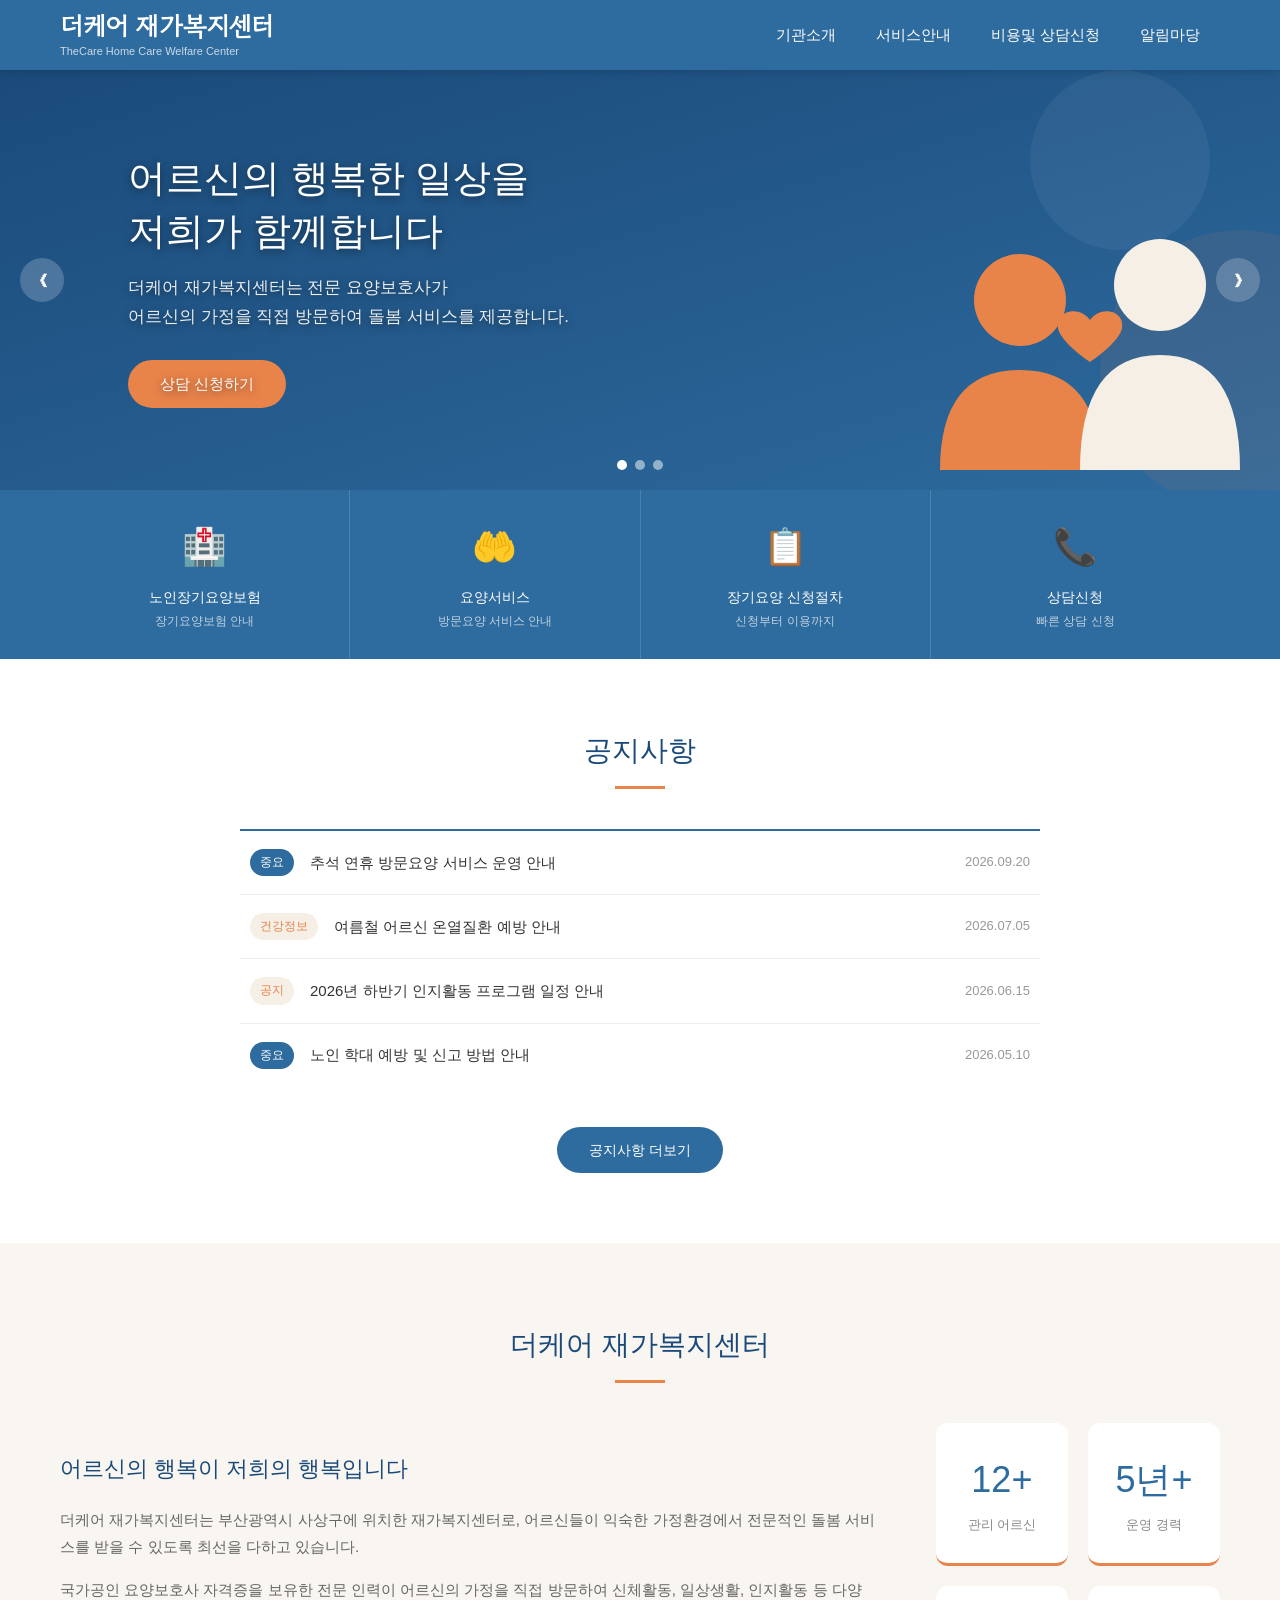
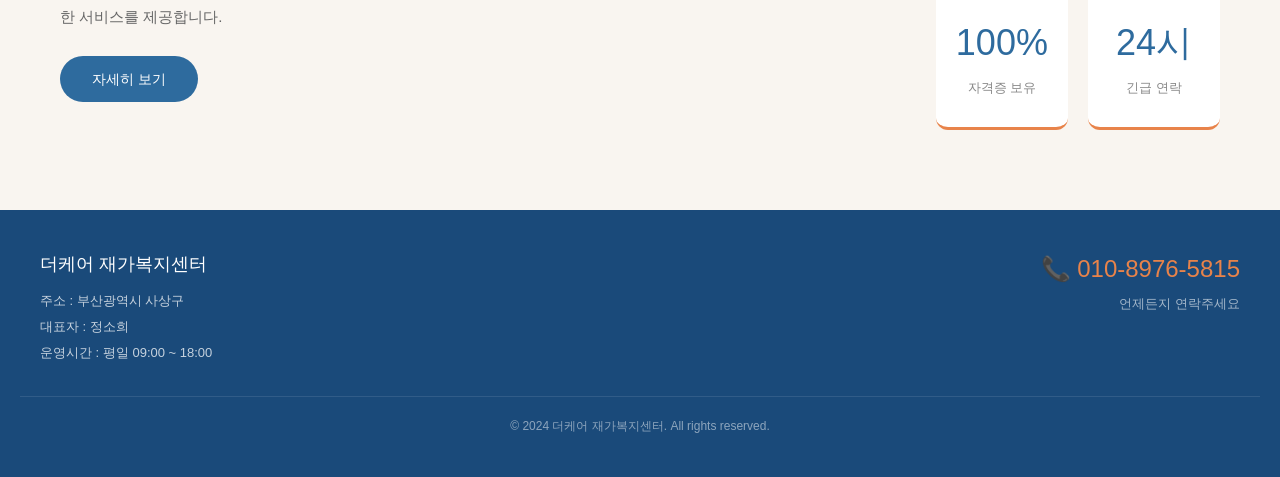
<file: index.html>
<!DOCTYPE html>
<html lang="ko">
<head>
  <meta charset="UTF-8">
  <meta name="viewport" content="width=device-width, initial-scale=1.0">
  <title>더케어 재가복지센터</title>
  <meta name="naver-site-verification" content="81370573cc3dec24b84b30ed9b2666432da47f82" />
  <meta name="description" content="부산 사상구 더케어 재가복지센터. 전문 요양보호사가 어르신의 가정을 방문하여 돌봄 서비스를 제공합니다.">
  <link rel="stylesheet" href="style.css">
  <link rel="preconnect" href="https://fonts.googleapis.com">
  <link href="https://fonts.googleapis.com/css2?family=Gowun+Dodum&display=swap" rel="stylesheet">
  <style>
    .logo-text{
      font-family: 'Gowun Dodum', sans-serif;
      font-size: 26px;
      font-weight: 700;
      letter-spacing: -0.5px;
    }
  </style>
</head>
<body>

  <!-- 헤더 -->
  <header>
    <div class="header-inner">
      <div class="logo">
        <div>
          <div class="logo-text">더케어 재가복지센터</div>
          <div class="logo-sub">TheCare Home Care Welfare Center</div>
        </div>
      </div>

      <button class="hamburger" onclick="toggleMenu()">☰</button>

      <nav>
        <ul class="gnb">
          <li>
            <a href="#">기관소개</a>
            <ul class="dropdown">
              <li><a href="기관소개/greeting.html">인사말</a></li>
              <li><a href="기관소개/facility.html">시설안내</a></li>
              <li><a href="기관소개/history.html">기관현황</a></li>
              <li><a href="기관소개/location.html">오시는길</a></li>
            </ul>
          </li>
          <li>
            <a href="#">서비스안내</a>
            <ul class="dropdown">
              <li><a href="서비스안내/insurance.html">노인장기요양보험</a></li>
              <li><a href="서비스안내/service.html">요양서비스</a></li>
              <li><a href="서비스안내/family.html">가족지원서비스</a></li>
            </ul>
          </li>
          <li>
            <a href="#">비용및 상담신청</a>
            <ul class="dropdown">
              <li><a href="비용및상담/process.html">장기요양 신청절차</a></li>
              <li><a href="비용및상담/cost.html">서비스 비용</a></li>
              <li><a href="비용및상담/counsel.html">상담신청</a></li>
            </ul>
          </li>
          <li>
            <a href="#">알림마당</a>
            <ul class="dropdown">
              <li><a href="알림마당/album.html">프로그램 참여 앨범</a></li>
              <li><a href="알림마당/monthly.html">월 급여제공 내용</a></li>
              <li><a href="알림마당/bill.html">청구명세서</a></li>
              <li><a href="알림마당/newsletter.html">가정통신문</a></li>
            </ul>
          </li>
        </ul>
      </nav>
    </div>
  </header>

  <!-- 메인 슬라이더 -->
  <section class="slider">
    <div class="slide active">
      <svg viewBox="0 0 1400 420" preserveAspectRatio="xMidYMid slice" xmlns="http://www.w3.org/2000/svg" style="width:100%; height:100%;">
        <defs>
          <linearGradient id="bg1" x1="0" y1="0" x2="1" y2="1">
            <stop offset="0%" stop-color="#1A4A7A"/>
            <stop offset="100%" stop-color="#2E6B9E"/>
          </linearGradient>
        </defs>
        <rect width="1400" height="420" fill="url(#bg1)"/>
        <circle cx="1180" cy="90" r="90" fill="#ffffff" opacity="0.05"/>
        <circle cx="1300" cy="300" r="140" fill="#E8834A" opacity="0.08"/>
        <!-- 어르신 -->
        <circle cx="1080" cy="230" r="46" fill="#E8834A"/>
        <path d="M1000 400 Q1000 300 1080 300 Q1160 300 1160 400 Z" fill="#E8834A"/>
        <!-- 요양보호사 -->
        <circle cx="1220" cy="215" r="46" fill="#F5EFE6"/>
        <path d="M1140 400 Q1140 285 1220 285 Q1300 285 1300 400 Z" fill="#F5EFE6"/>
        <!-- 손잡는 하트 -->
        <path d="M1150 250 C1140 235 1115 240 1118 258 C1120 272 1150 292 1150 292 C1150 292 1180 272 1182 258 C1185 240 1160 235 1150 250 Z" fill="#E8834A"/>
      </svg>
      <div class="slide-text">
        <h2>어르신의 행복한 일상을<br>저희가 함께합니다</h2>
        <p>더케어 재가복지센터는 전문 요양보호사가<br>어르신의 가정을 직접 방문하여 돌봄 서비스를 제공합니다.</p>
        <a href="비용및상담/counsel.html" class="slide-btn">상담 신청하기</a>
      </div>
    </div>

    <div class="slide">
      <svg viewBox="0 0 1400 420" preserveAspectRatio="xMidYMid slice" xmlns="http://www.w3.org/2000/svg" style="width:100%; height:100%;">
        <defs>
          <linearGradient id="bg2" x1="0" y1="0" x2="1" y2="1">
            <stop offset="0%" stop-color="#2E6B9E"/>
            <stop offset="100%" stop-color="#1A4A7A"/>
          </linearGradient>
        </defs>
        <rect width="1400" height="420" fill="url(#bg2)"/>
        <circle cx="1150" cy="110" r="70" fill="#ffffff" opacity="0.05"/>
        <!-- 요양보호사 단독 -->
        <circle cx="1180" cy="220" r="52" fill="#F5EFE6"/>
        <path d="M1090 400 Q1090 280 1180 280 Q1270 280 1270 400 Z" fill="#F5EFE6"/>
        <!-- 자격증 배지 -->
        <circle cx="1180" cy="220" r="52" fill="none" stroke="#E8834A" stroke-width="4" opacity="0.6"/>
        <circle cx="1270" cy="330" r="26" fill="#E8834A"/>
        <path d="M1258 330 L1268 340 L1284 320" stroke="#fff" stroke-width="5" fill="none" stroke-linecap="round" stroke-linejoin="round"/>
      </svg>
      <div class="slide-text">
        <h2>전문 요양보호사가<br>함께합니다</h2>
        <p>국가공인 자격증을 보유한 전문 인력이<br>어르신을 정성껏 돌봐드립니다.</p>
        <a href="서비스안내/service.html" class="slide-btn">서비스 알아보기</a>
      </div>
    </div>

    <div class="slide">
      <svg viewBox="0 0 1400 420" preserveAspectRatio="xMidYMid slice" xmlns="http://www.w3.org/2000/svg" style="width:100%; height:100%;">
        <defs>
          <linearGradient id="bg3" x1="0" y1="0" x2="1" y2="1">
            <stop offset="0%" stop-color="#1A4A7A"/>
            <stop offset="100%" stop-color="#2E6B9E"/>
          </linearGradient>
        </defs>
        <rect width="1400" height="420" fill="url(#bg3)"/>
        <circle cx="1250" cy="330" r="120" fill="#E8834A" opacity="0.07"/>
        <!-- 어르신 -->
        <circle cx="1060" cy="235" r="42" fill="#E8834A"/>
        <path d="M990 400 Q990 305 1060 305 Q1130 305 1130 400 Z" fill="#E8834A"/>
        <!-- 자녀 -->
        <circle cx="1170" cy="220" r="42" fill="#F5EFE6"/>
        <path d="M1100 400 Q1100 290 1170 290 Q1240 290 1240 400 Z" fill="#F5EFE6"/>
        <!-- 손주 -->
        <circle cx="1270" cy="270" r="30" fill="#2E6B9E"/>
        <path d="M1220 400 Q1220 328 1270 328 Q1320 328 1320 400 Z" fill="#2E6B9E"/>
      </svg>
      <div class="slide-text">
        <h2>가족의 따뜻한 마음으로<br>함께하겠습니다</h2>
        <p>어르신과 가족 모두가 행복할 수 있도록<br>최선을 다해 지원합니다.</p>
        <a href="기관소개/greeting.html" class="slide-btn">센터 소개 보기</a>
      </div>
    </div>

    <button class="slide-prev" onclick="changeSlide(-1)">&#10094;</button>
    <button class="slide-next" onclick="changeSlide(1)">&#10095;</button>
    <div class="slide-dots">
      <span class="dot active" onclick="goSlide(0)"></span>
      <span class="dot" onclick="goSlide(1)"></span>
      <span class="dot" onclick="goSlide(2)"></span>
    </div>
  </section>

  <!-- 빠른 메뉴 -->
  <section class="quick-menu">
    <div class="container">
      <div class="quick-wrap">
        <a href="서비스안내/insurance.html" class="quick-item">
          <div class="quick-icon">🏥</div>
          <div class="quick-title">노인장기요양보험</div>
          <div class="quick-desc">장기요양보험 안내</div>
        </a>
        <a href="서비스안내/service.html" class="quick-item">
          <div class="quick-icon">🤲</div>
          <div class="quick-title">요양서비스</div>
          <div class="quick-desc">방문요양 서비스 안내</div>
        </a>
        <a href="비용및상담/process.html" class="quick-item">
          <div class="quick-icon">📋</div>
          <div class="quick-title">장기요양 신청절차</div>
          <div class="quick-desc">신청부터 이용까지</div>
        </a>
        <a href="비용및상담/counsel.html" class="quick-item">
          <div class="quick-icon">📞</div>
          <div class="quick-title">상담신청</div>
          <div class="quick-desc">빠른 상담 신청</div>
        </a>
      </div>
    </div>
  </section>
  
<!-- 공지사항 -->
  <section style="padding:70px 20px; background-color:#fff;">
    <div class="container">
      <h2 class="section-title">공지사항</h2>
      <div class="section-line"></div>

      <div style="max-width:800px; margin:0 auto; border-top:2px solid #2E6B9E;">

        <a href="알림마당/newsletter.html" style="display:flex; align-items:center; gap:16px; padding:18px 10px; border-bottom:1px solid #eee;">
          <span style="flex-shrink:0; font-size:12px; font-weight:500; padding:4px 10px; border-radius:20px; background-color:#2E6B9E; color:#fff;">중요</span>
          <span style="flex:1; font-size:15px; color:#333;">추석 연휴 방문요양 서비스 운영 안내</span>
          <span style="flex-shrink:0; font-size:13px; color:#999;">2026.09.20</span>
        </a>

        <a href="알림마당/newsletter.html" style="display:flex; align-items:center; gap:16px; padding:18px 10px; border-bottom:1px solid #eee;">
          <span style="flex-shrink:0; font-size:12px; font-weight:500; padding:4px 10px; border-radius:20px; background-color:#F5EFE6; color:#E8834A;">건강정보</span>
          <span style="flex:1; font-size:15px; color:#333;">여름철 어르신 온열질환 예방 안내</span>
          <span style="flex-shrink:0; font-size:13px; color:#999;">2026.07.05</span>
        </a>

        <a href="알림마당/newsletter.html" style="display:flex; align-items:center; gap:16px; padding:18px 10px; border-bottom:1px solid #eee;">
          <span style="flex-shrink:0; font-size:12px; font-weight:500; padding:4px 10px; border-radius:20px; background-color:#F5EFE6; color:#E8834A;">공지</span>
          <span style="flex:1; font-size:15px; color:#333;">2026년 하반기 인지활동 프로그램 일정 안내</span>
          <span style="flex-shrink:0; font-size:13px; color:#999;">2026.06.15</span>
        </a>

        <a href="알림마당/newsletter.html" style="display:flex; align-items:center; gap:16px; padding:18px 10px;">
          <span style="flex-shrink:0; font-size:12px; font-weight:500; padding:4px 10px; border-radius:20px; background-color:#2E6B9E; color:#fff;">중요</span>
          <span style="flex:1; font-size:15px; color:#333;">노인 학대 예방 및 신고 방법 안내</span>
          <span style="flex-shrink:0; font-size:13px; color:#999;">2026.05.10</span>
        </a>

      </div>

      <div style="text-align:center; margin-top:30px;">
        <a href="알림마당/newsletter.html" class="intro-btn">공지사항 더보기</a>
      </div>

    </div>
  </section>

  <!-- 센터 소개 섹션 -->
  <section class="intro-section">
    <div class="container">
      <h2 class="section-title">더케어 재가복지센터</h2>
      <div class="section-line"></div>
      <div class="intro-wrap">
        <div class="intro-text">
          <h3>어르신의 행복이 저희의 행복입니다</h3>
          <p>더케어 재가복지센터는 부산광역시 사상구에 위치한 재가복지센터로, 어르신들이 익숙한 가정환경에서 전문적인 돌봄 서비스를 받을 수 있도록 최선을 다하고 있습니다.</p>
          <p>국가공인 요양보호사 자격증을 보유한 전문 인력이 어르신의 가정을 직접 방문하여 신체활동, 일상생활, 인지활동 등 다양한 서비스를 제공합니다.</p>
          <a href="기관소개/greeting.html" class="intro-btn">자세히 보기</a>
        </div>
        <div class="intro-stats">
          <div class="stat-item">
            <div class="stat-num">12+</div>
            <div class="stat-label">관리 어르신</div>
          </div>
          <div class="stat-item">
            <div class="stat-num">5년+</div>
            <div class="stat-label">운영 경력</div>
          </div>
          <div class="stat-item">
            <div class="stat-num">100%</div>
            <div class="stat-label">자격증 보유</div>
          </div>
          <div class="stat-item">
            <div class="stat-num">24시</div>
            <div class="stat-label">긴급 연락</div>
          </div>
        </div>
      </div>
    </div>
  </section>

  <!-- 푸터 -->
  <footer>
    <div class="footer-inner">
      <div>
        <div class="footer-logo">더케어 재가복지센터</div>
        <div class="footer-info">
          <p>주소 : 부산광역시 사상구</p>
          <p>대표자 : 정소희</p>
          <p>운영시간 : 평일 09:00 ~ 18:00</p>
        </div>
      </div>
      <div class="footer-contact">
        <div class="footer-tel">📞 010-8976-5815</div>
        <p style="font-size:13px; color:rgba(255,255,255,0.6);">언제든지 연락주세요</p>
      </div>
    </div>
    <div class="footer-copy">
      © 2024 더케어 재가복지센터. All rights reserved.
    </div>
  </footer>

  <script src="script.js"></script>
</body>
</html>
</file>
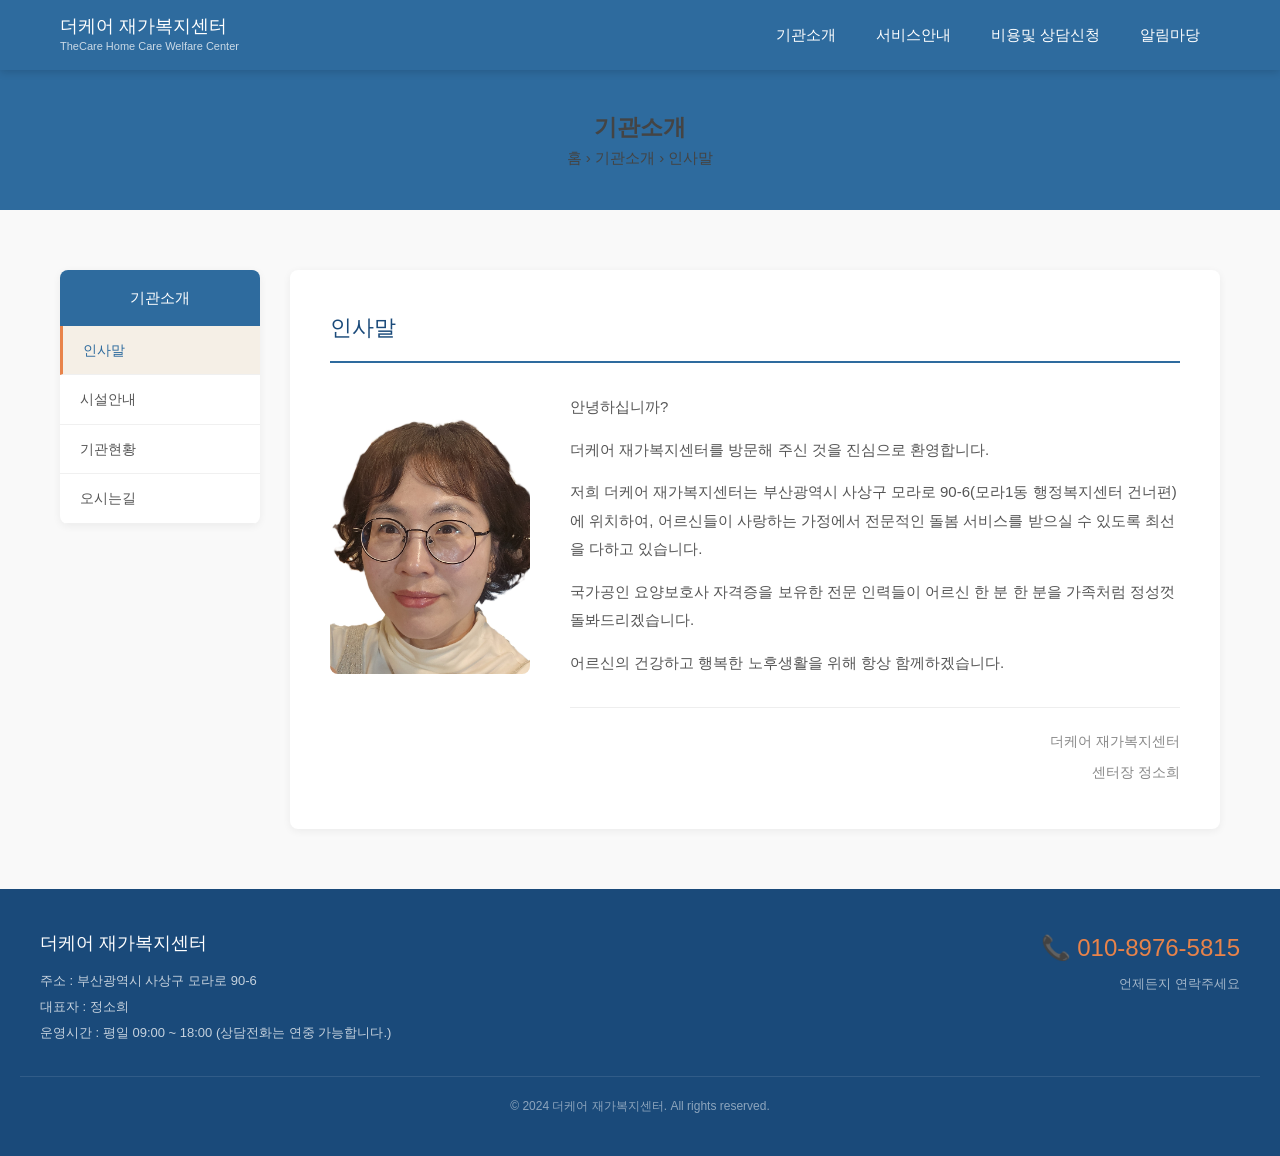
<file: 기관소개/greeting.html>
<!DOCTYPE html>
<html lang="ko">
<head>
  <meta charset="UTF-8">
  <meta name="viewport" content="width=device-width, initial-scale=1.0">
  <title>인사말 — 더케어 재가복지센터</title>
  <link rel="stylesheet" href="../style.css">
</head>
<body>

  <!-- 헤더 -->
  <header>
    <div class="header-inner">
      <div class="logo">
        <div>
          <div class="logo-text">더케어 재가복지센터</div>
          <div class="logo-sub">TheCare Home Care Welfare Center</div>
        </div>
      </div>
      <button class="hamburger" onclick="toggleMenu()">☰</button>
      <nav>
        <ul class="gnb">
          <li>
            <a href="#">기관소개</a>
            <ul class="dropdown">
              <li><a href="greeting.html">인사말</a></li>
              <li><a href="facility.html">시설안내</a></li>
              <li><a href="history.html">기관현황</a></li>
              <li><a href="location.html">오시는길</a></li>
            </ul>
          </li>
          <li>
            <a href="#">서비스안내</a>
            <ul class="dropdown">
              <li><a href="../서비스안내/insurance.html">노인장기요양보험</a></li>
              <li><a href="../서비스안내/service.html">요양서비스</a></li>
              <li><a href="../서비스안내/family.html">가족지원서비스</a></li>
            </ul>
          </li>
          <li>
            <a href="#">비용및 상담신청</a>
            <ul class="dropdown">
              <li><a href="../비용및상담/process.html">장기요양 신청절차</a></li>
              <li><a href="../비용및상담/cost.html">서비스 비용</a></li>
              <li><a href="../비용및상담/counsel.html">상담신청</a></li>
            </ul>
          </li>
          <li>
            <a href="#">알림마당</a>
            <ul class="dropdown">
              <li><a href="../알림마당/album.html">프로그램 참여 앨범</a></li>
              <li><a href="../알림마당/monthly.html">월 급여제공 내용</a></li>
              <li><a href="../알림마당/bill.html">청구명세서</a></li>
              <li><a href="../알림마당/newsletter.html">가정통신문</a></li>
            </ul>
          </li>
        </ul>
      </nav>
    </div>
  </header>

  <!-- 페이지 타이틀 배너 -->
  <section class="page-banner">
    <div class="page-banner-inner">
      <h2>기관소개</h2>
      <div class="breadcrumb">
        <a href="../index.html">홈</a>
        <span>›</span>
        <a href="#">기관소개</a>
        <span>›</span>
        <span class="current">인사말</span>
      </div>
    </div>
  </section>

  <!-- 콘텐츠 영역 -->
  <div class="content-wrap">
    <div class="container">
      <div class="content-layout">

        <!-- 왼쪽 서브메뉴 -->
        <aside class="sub-menu">
          <div class="sub-menu-title">기관소개</div>
          <ul>
            <li class="active"><a href="greeting.html">인사말</a></li>
            <li><a href="facility.html">시설안내</a></li>
            <li><a href="history.html">기관현황</a></li>
            <li><a href="location.html">오시는길</a></li>
          </ul>
        </aside>

        <!-- 오른쪽 콘텐츠 -->
        <div class="content-body">
          <h3 class="content-title">인사말</h3>

          <div class="greeting-wrap">
             <div class="greeting-img">
              <img src="../images/center-director.jpg" alt="센터장 사진">
            </div>
            <div class="greeting-text">
              <p>안녕하십니까?</p>
              <p>더케어 재가복지센터를 방문해 주신 것을 진심으로 환영합니다.</p>
              <p>저희 더케어 재가복지센터는 부산광역시 사상구 모라로 90-6(모라1동 행정복지센터 건너편)에 위치하여, 어르신들이 사랑하는 가정에서 전문적인 돌봄 서비스를 받으실 수 있도록 최선을 다하고 있습니다.</p>
              <p>국가공인 요양보호사 자격증을 보유한 전문 인력들이 어르신 한 분 한 분을 가족처럼 정성껏 돌봐드리겠습니다.</p>
              <p>어르신의 건강하고 행복한 노후생활을 위해 항상 함께하겠습니다.</p>
              <div class="greeting-sign">
                <p>더케어 재가복지센터</p>
                <p class="sign-name">센터장 정소희</p>
              </div>
            </div>
          </div>

          <!-- 운영 철학 -->
          
         
        </div>

      </div>
    </div>
  </div>

  <!-- 푸터 -->
  <footer>
    <div class="footer-inner">
      <div>
        <div class="footer-logo">더케어 재가복지센터</div>
        <div class="footer-info">
          <p>주소 : 부산광역시 사상구 모라로 90-6</p>
          <p>대표자 : 정소희</p>
          <p>운영시간 : 평일 09:00 ~ 18:00 (상담전화는 연중 가능합니다.)</p>
        </div>
      </div>
      <div class="footer-contact">
        <div class="footer-tel">📞 010-8976-5815</div>
        <p style="font-size:13px; color:rgba(255,255,255,0.6);">언제든지 연락주세요</p>
      </div>
    </div>
    <div class="footer-copy">
      © 2024 더케어 재가복지센터. All rights reserved.
    </div>
  </footer>

  <script src="../script.js"></script>
</body>
</html>
</file>
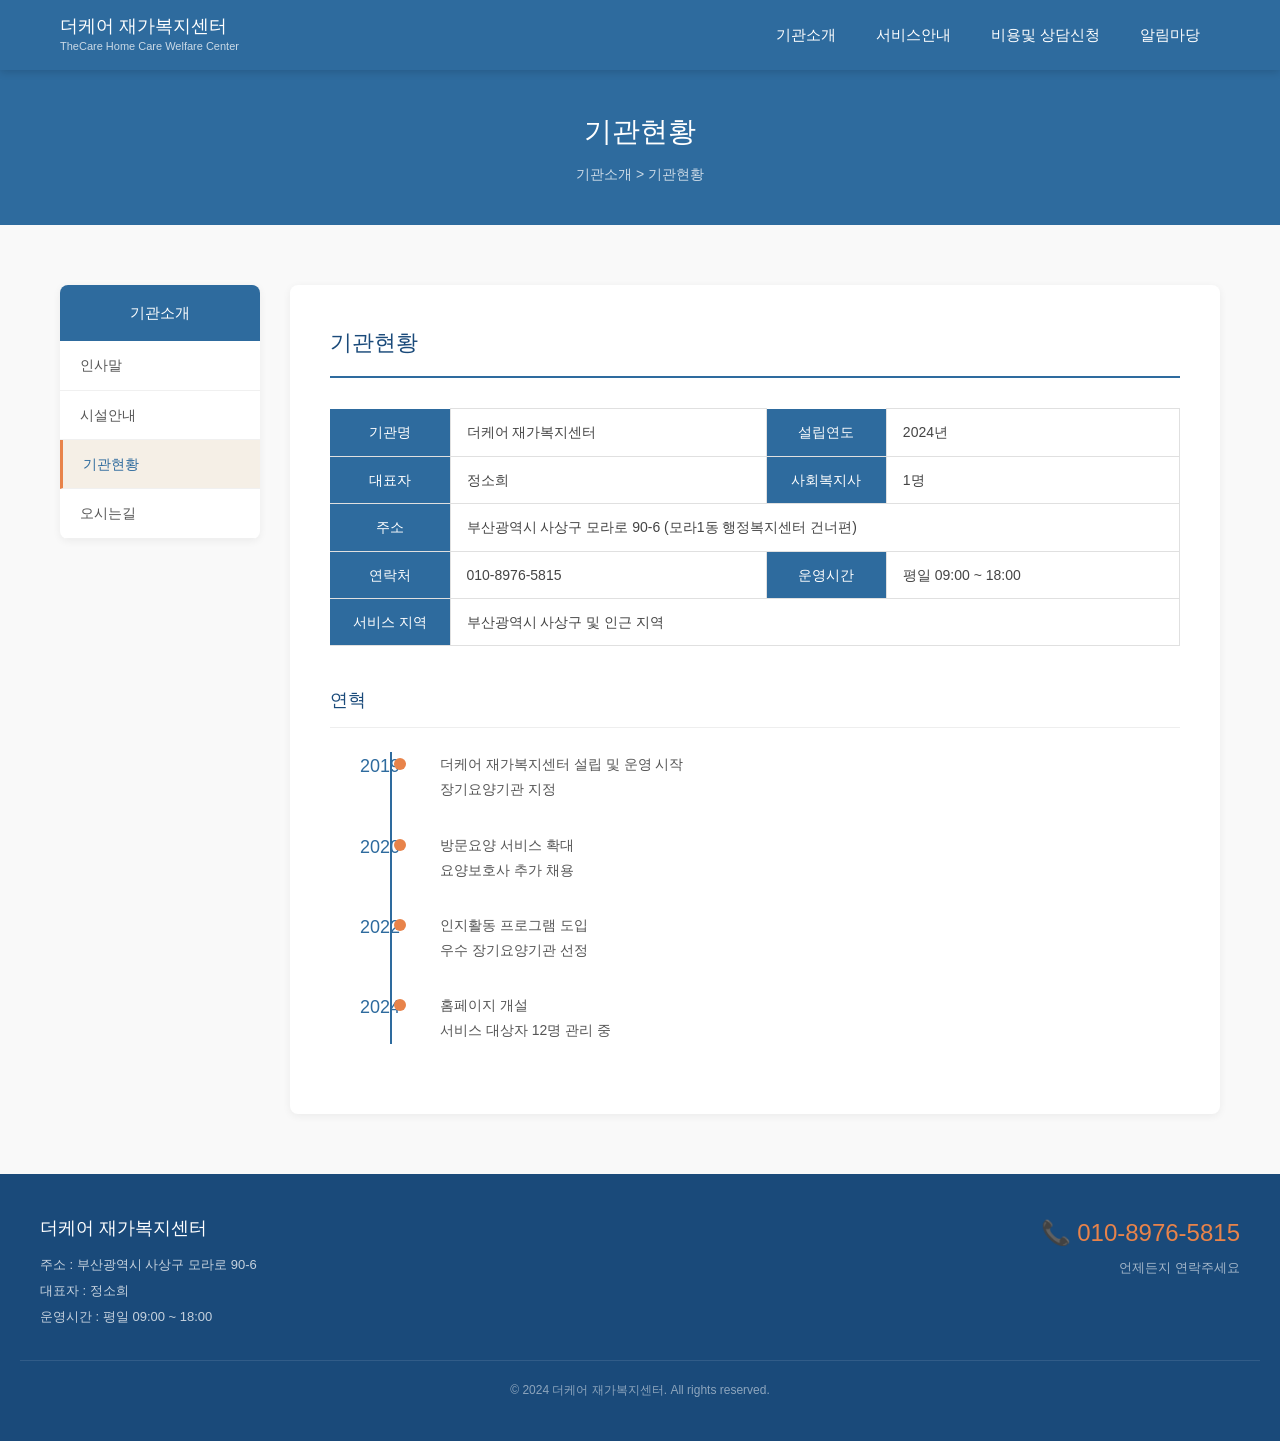
<file: 기관소개/history.html>
<!DOCTYPE html>
<html lang="ko">
<head>
  <meta charset="UTF-8">
  <meta name="viewport" content="width=device-width, initial-scale=1.0">
  <title>기관현황 — 더케어 재가복지센터</title>
  <link rel="stylesheet" href="../style.css">
</head>
<body>

  <header>
    <div class="header-inner">
      <div class="logo">
        <a href="../index.html">
          <div class="logo-text">더케어 재가복지센터</div>
          <div class="logo-sub">TheCare Home Care Welfare Center</div>
        </a>
      </div>
      <button class="hamburger" onclick="toggleMenu()">☰</button>
      <nav>
        <ul class="gnb">
          <li>
            <a href="#">기관소개</a>
            <ul class="dropdown">
              <li><a href="greeting.html">인사말</a></li>
              <li><a href="facility.html">시설안내</a></li>
              <li><a href="history.html">기관현황</a></li>
              <li><a href="location.html">오시는길</a></li>
            </ul>
          </li>
          <li>
            <a href="#">서비스안내</a>
            <ul class="dropdown">
              <li><a href="../서비스안내/insurance.html">노인장기요양보험</a></li>
              <li><a href="../서비스안내/service.html">요양서비스</a></li>
              <li><a href="../서비스안내/family.html">가족지원서비스</a></li>
            </ul>
          </li>
          <li>
            <a href="#">비용및 상담신청</a>
            <ul class="dropdown">
              <li><a href="../비용및상담/process.html">장기요양 신청절차</a></li>
              <li><a href="../비용및상담/cost.html">서비스 비용</a></li>
              <li><a href="../비용및상담/counsel.html">상담신청</a></li>
            </ul>
          </li>
          <li>
            <a href="#">알림마당</a>
            <ul class="dropdown">
              <li><a href="../알림마당/album.html">프로그램 참여 앨범</a></li>
              <li><a href="../알림마당/monthly.html">월 급여제공 내용</a></li>
              <li><a href="../알림마당/bill.html">청구명세서</a></li>
              <li><a href="../알림마당/newsletter.html">가정통신문</a></li>
            </ul>
          </li>
        </ul>
      </nav>
    </div>
  </header>

  <section class="page-banner">
    <div class="banner-text">
      <h2>기관현황</h2>
      <p>기관소개 &gt; 기관현황</p>
    </div>
  </section>

  <div class="content-wrap">
    <div class="container">
      <div class="content-layout">

        <aside class="sub-menu">
          <div class="sub-menu-title">기관소개</div>
          <ul>
            <li><a href="greeting.html">인사말</a></li>
            <li><a href="facility.html">시설안내</a></li>
            <li class="active"><a href="history.html">기관현황</a></li>
            <li><a href="location.html">오시는길</a></li>
          </ul>
        </aside>

        <div class="content-body">
          <h3 class="content-title">기관현황</h3>

          <!-- 기관 기본 현황 -->
          <table class="info-table">
            <tr>
              <th>기관명</th>
              <td>더케어 재가복지센터</td>
              <th>설립연도</th>
              <td>2024년</td>
            </tr>
            <tr>
              <th>대표자</th>
              <td>정소희</td>
              <th>사회복지사</th>
              <td>1명</td>
            </tr>
            <tr>
              <th>주소</th>
              <td colspan="3">부산광역시 사상구 모라로 90-6 (모라1동 행정복지센터 건너편)</td>
            </tr>
            <tr>
              <th>연락처</th>
              <td>010-8976-5815</td>
              <th>운영시간</th>
              <td>평일 09:00 ~ 18:00</td>
            </tr>
            <tr>
              <th>서비스 지역</th>
              <td colspan="3">부산광역시 사상구 및 인근 지역</td>
            </tr>
          </table>

          <!-- 연혁 -->
          <h4 class="history-subtitle">연혁</h4>
          <div class="history-wrap">
            <div class="history-item">
              <div class="history-year">2019</div>
              <div class="history-content">
                <p>더케어 재가복지센터 설립 및 운영 시작</p>
                <p>장기요양기관 지정</p>
              </div>
            </div>
            <div class="history-item">
              <div class="history-year">2020</div>
              <div class="history-content">
                <p>방문요양 서비스 확대</p>
                <p>요양보호사 추가 채용</p>
              </div>
            </div>
            <div class="history-item">
              <div class="history-year">2022</div>
              <div class="history-content">
                <p>인지활동 프로그램 도입</p>
                <p>우수 장기요양기관 선정</p>
              </div>
            </div>
            <div class="history-item">
              <div class="history-year">2024</div>
              <div class="history-content">
                <p>홈페이지 개설</p>
                <p>서비스 대상자 12명 관리 중</p>
              </div>
            </div>
          </div>
        </div>

      </div>
    </div>
  </div>

  <footer>
    <div class="footer-inner">
      <div>
        <div class="footer-logo">더케어 재가복지센터</div>
        <div class="footer-info">
          <p>주소 : 부산광역시 사상구 모라로 90-6</p>
          <p>대표자 : 정소희</p>
          <p>운영시간 : 평일 09:00 ~ 18:00</p>
        </div>
      </div>
      <div class="footer-contact">
        <div class="footer-tel">📞 010-8976-5815</div>
        <p style="font-size:13px; color:rgba(255,255,255,0.6);">언제든지 연락주세요</p>
      </div>
    </div>
    <div class="footer-copy">
      © 2024 더케어 재가복지센터. All rights reserved.
    </div>
  </footer>

  <script src="../script.js"></script>
</body>
</html>
</file>
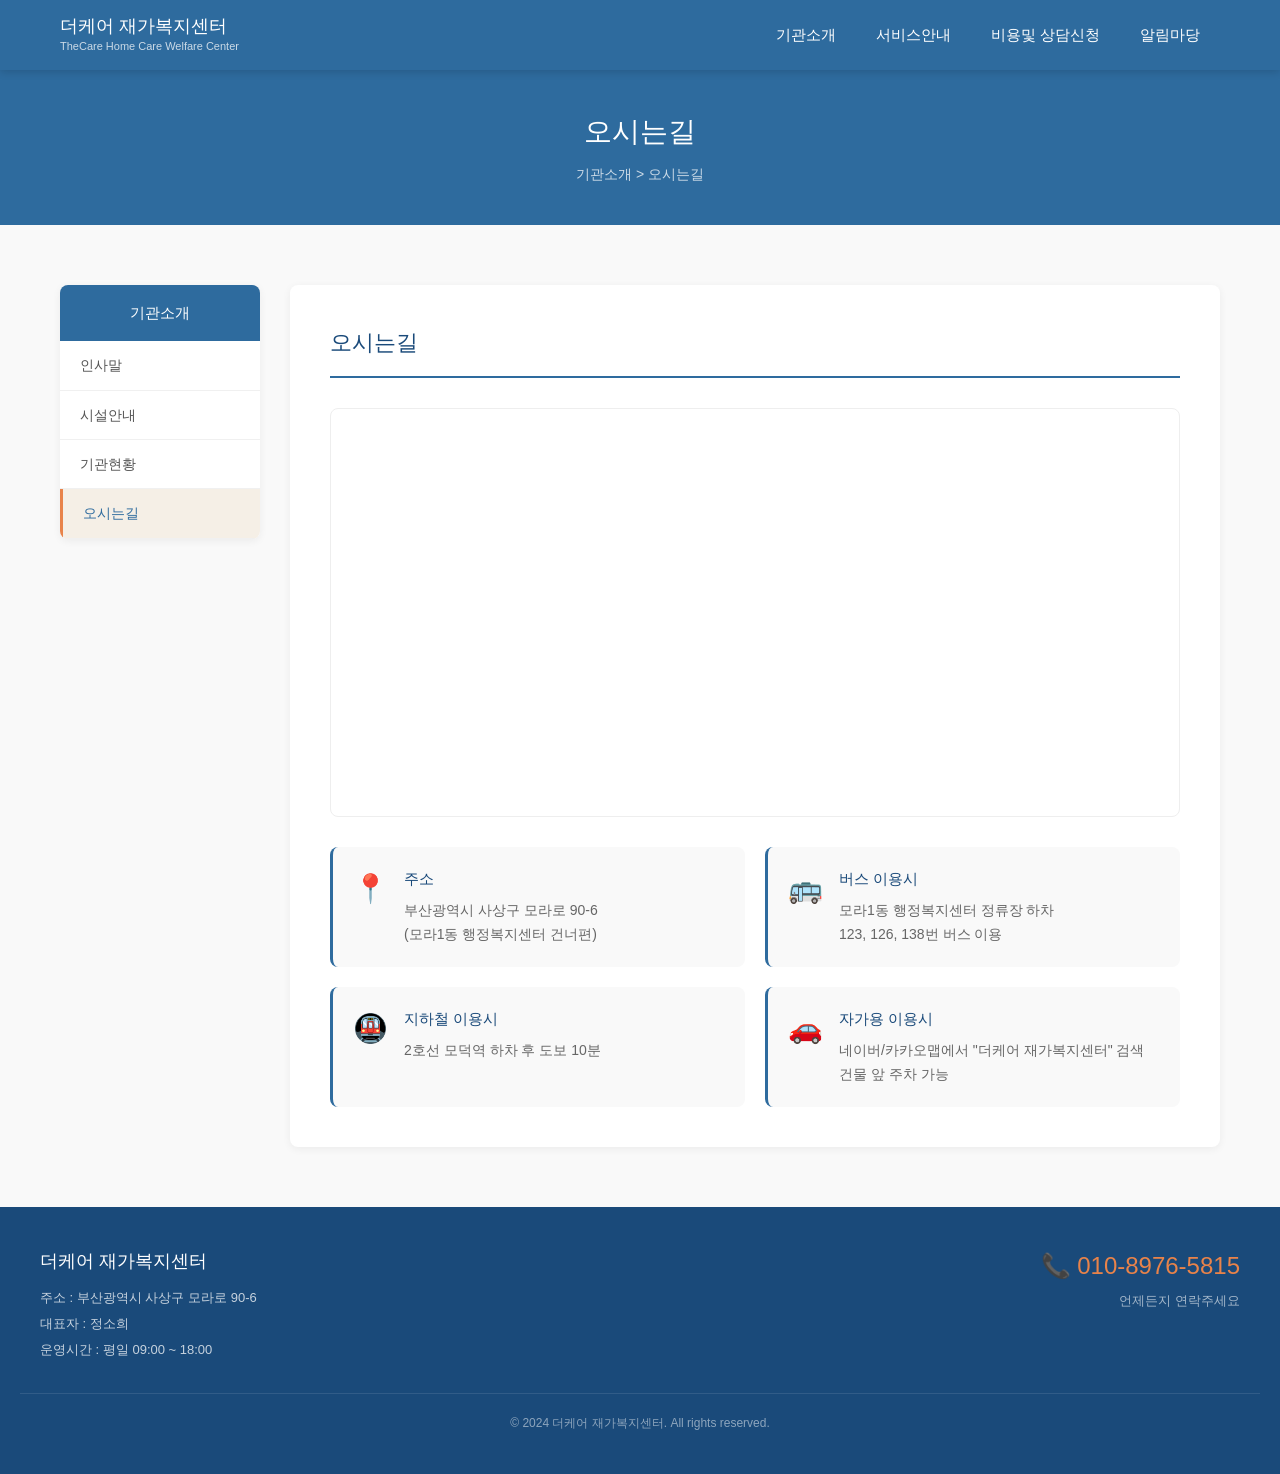
<file: 기관소개/location.html>
<!DOCTYPE html>
<html lang="ko">
<head>
  <meta charset="UTF-8">
  <meta name="viewport" content="width=device-width, initial-scale=1.0">
  <title>오시는길 — 더케어 재가복지센터</title>
  <link rel="stylesheet" href="../style.css">
</head>
<body>

  <header>
    <div class="header-inner">
      <div class="logo">
        <a href="../index.html">
          <div class="logo-text">더케어 재가복지센터</div>
          <div class="logo-sub">TheCare Home Care Welfare Center</div>
        </a>
      </div>
      <button class="hamburger" onclick="toggleMenu()">☰</button>
      <nav>
        <ul class="gnb">
          <li>
            <a href="#">기관소개</a>
            <ul class="dropdown">
              <li><a href="greeting.html">인사말</a></li>
              <li><a href="facility.html">시설안내</a></li>
              <li><a href="history.html">기관현황</a></li>
              <li><a href="location.html">오시는길</a></li>
            </ul>
          </li>
          <li>
            <a href="#">서비스안내</a>
            <ul class="dropdown">
              <li><a href="../서비스안내/insurance.html">노인장기요양보험</a></li>
              <li><a href="../서비스안내/service.html">요양서비스</a></li>
              <li><a href="../서비스안내/family.html">가족지원서비스</a></li>
            </ul>
          </li>
          <li>
            <a href="#">비용및 상담신청</a>
            <ul class="dropdown">
              <li><a href="../비용및상담/process.html">장기요양 신청절차</a></li>
              <li><a href="../비용및상담/cost.html">서비스 비용</a></li>
              <li><a href="../비용및상담/counsel.html">상담신청</a></li>
            </ul>
          </li>
          <li>
            <a href="#">알림마당</a>
            <ul class="dropdown">
              <li><a href="../알림마당/album.html">프로그램 참여 앨범</a></li>
              <li><a href="../알림마당/monthly.html">월 급여제공 내용</a></li>
              <li><a href="../알림마당/bill.html">청구명세서</a></li>
              <li><a href="../알림마당/newsletter.html">가정통신문</a></li>
            </ul>
          </li>
        </ul>
      </nav>
    </div>
  </header>

  <section class="page-banner">
    <div class="banner-text">
      <h2>오시는길</h2>
      <p>기관소개 &gt; 오시는길</p>
    </div>
  </section>

  <div class="content-wrap">
    <div class="container">
      <div class="content-layout">

        <aside class="sub-menu">
          <div class="sub-menu-title">기관소개</div>
          <ul>
            <li><a href="greeting.html">인사말</a></li>
            <li><a href="facility.html">시설안내</a></li>
            <li><a href="history.html">기관현황</a></li>
            <li class="active"><a href="location.html">오시는길</a></li>
          </ul>
        </aside>

        <div class="content-body">
          <h3 class="content-title">오시는길</h3>

          <!-- 카카오맵 -->
          <div class="map-wrap">
            <iframe
              src="https://map.kakao.com/link/map/더케어재가복지센터,35.1781,128.9845/embed"
              width="100%"
              height="400"
              style="border:0; border-radius:8px;"
              allowfullscreen="">
            </iframe>
          </div>

          <!-- 주소 및 교통편 -->
          <div class="location-info">
            <div class="location-item">
              <div class="location-icon">📍</div>
              <div>
                <h4>주소</h4>
                <p>부산광역시 사상구 모라로 90-6</p>
                <p>(모라1동 행정복지센터 건너편)</p>
              </div>
            </div>
            <div class="location-item">
              <div class="location-icon">🚌</div>
              <div>
                <h4>버스 이용시</h4>
                <p>모라1동 행정복지센터 정류장 하차</p>
                <p>123, 126, 138번 버스 이용</p>
              </div>
            </div>
            <div class="location-item">
              <div class="location-icon">🚇</div>
              <div>
                <h4>지하철 이용시</h4>
                <p>2호선 모덕역 하차 후 도보 10분</p>
              </div>
            </div>
            <div class="location-item">
              <div class="location-icon">🚗</div>
              <div>
                <h4>자가용 이용시</h4>
                <p>네이버/카카오맵에서 "더케어 재가복지센터" 검색</p>
                <p>건물 앞 주차 가능</p>
              </div>
            </div>
          </div>
        </div>

      </div>
    </div>
  </div>

  <footer>
    <div class="footer-inner">
      <div>
        <div class="footer-logo">더케어 재가복지센터</div>
        <div class="footer-info">
          <p>주소 : 부산광역시 사상구 모라로 90-6</p>
          <p>대표자 : 정소희</p>
          <p>운영시간 : 평일 09:00 ~ 18:00</p>
        </div>
      </div>
      <div class="footer-contact">
        <div class="footer-tel">📞 010-8976-5815</div>
        <p style="font-size:13px; color:rgba(255,255,255,0.6);">언제든지 연락주세요</p>
      </div>
    </div>
    <div class="footer-copy">
      © 2024 더케어 재가복지센터. All rights reserved.
    </div>
  </footer>

  <script src="../script.js"></script>
</body>
</html>
</file>
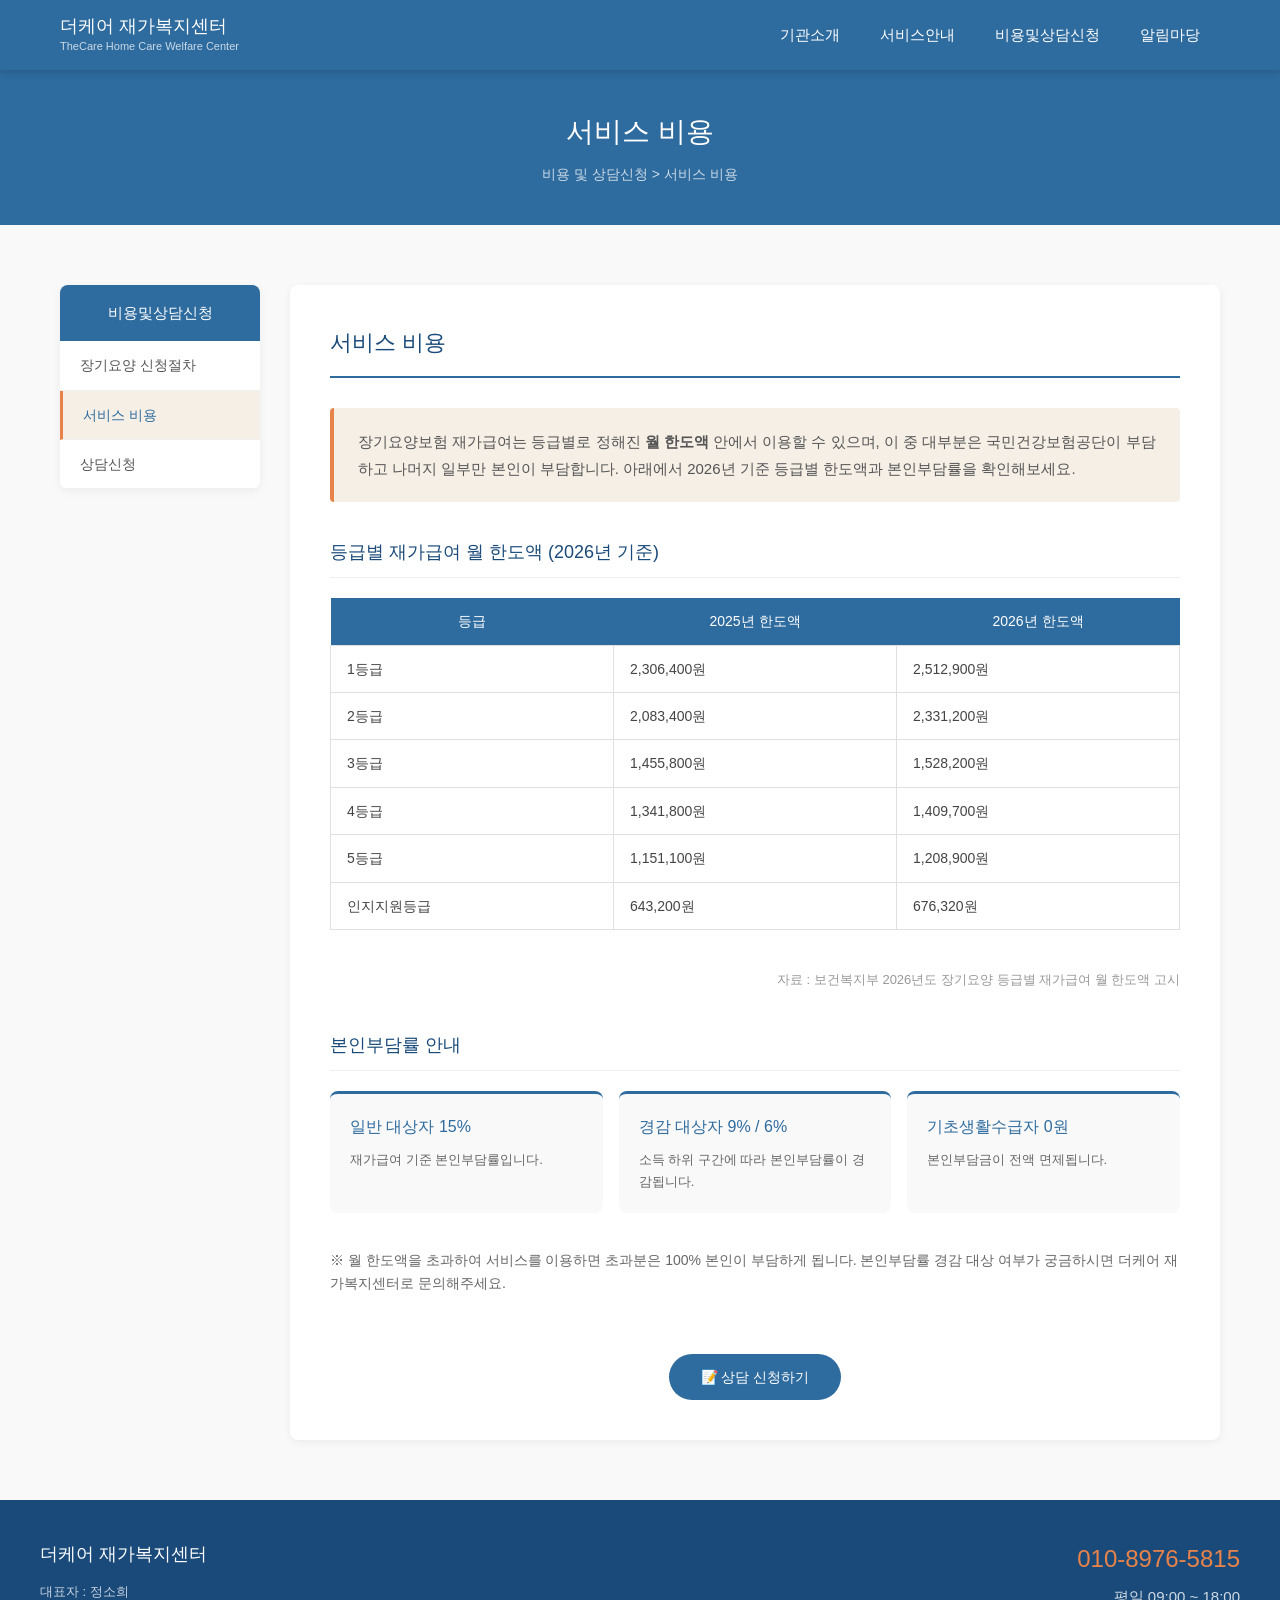
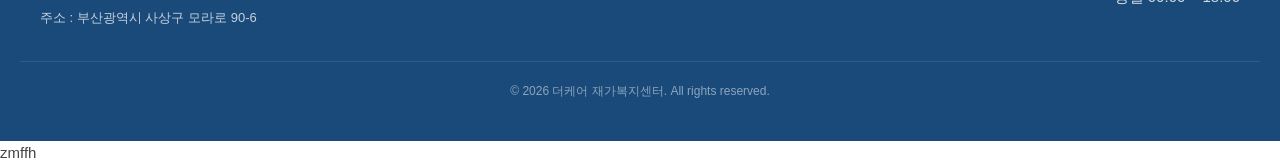
<file: 비용및상담/cost.html>
<!DOCTYPE html>
<html lang="ko">
<head>
<meta charset="UTF-8">
<meta name="viewport" content="width=device-width, initial-scale=1.0">
<title>서비스 비용 | 더케어 재가복지센터</title>
<link rel="stylesheet" href="../style.css">
</head>
<body>

<header>
  <div class="header-inner">
    <a href="../index.html" class="logo">
      <div>
        <div class="logo-text">더케어 재가복지센터</div>
        <div class="logo-sub">TheCare Home Care Welfare Center</div>
      </div>
    </a>

    <ul class="gnb">
      <li>
        <a href="../기관소개/greeting.html">기관소개</a>
        <ul class="dropdown">
          <li><a href="../기관소개/greeting.html">인사말</a></li>
          <li><a href="../기관소개/facility.html">시설안내</a></li>
          <li><a href="../기관소개/history.html">기관현황</a></li>
          <li><a href="../기관소개/location.html">오시는길</a></li>
        </ul>
      </li>
      <li>
        <a href="../서비스안내/insurance.html">서비스안내</a>
        <ul class="dropdown">
          <li><a href="../서비스안내/insurance.html">노인장기요양보험</a></li>
          <li><a href="../서비스안내/service.html">요양서비스</a></li>
          <li><a href="../서비스안내/family.html">가족지원서비스</a></li>
        </ul>
      </li>
      <li class="active">
        <a href="process.html">비용및상담신청</a>
        <ul class="dropdown">
          <li><a href="process.html">장기요양 신청절차</a></li>
          <li><a href="cost.html">서비스 비용</a></li>
          <li><a href="counsel.html">상담신청</a></li>
        </ul>
      </li>
      <li>
        <a href="../알림마당/album.html">알림마당</a>
        <ul class="dropdown">
          <li><a href="../알림마당/album.html">프로그램 참여 앨범</a></li>
          <li><a href="../알림마당/monthly.html">월 급여제공 내용</a></li>
          <li><a href="../알림마당/bill.html">청구명세서</a></li>
          <li><a href="../알림마당/newsletter.html">가정통신문</a></li>
        </ul>
      </li>
    </ul>

    <button class="hamburger" onclick="toggleMenu()">☰</button>
  </div>
</header>

<!-- 페이지 상단 배너 -->
<div class="page-banner">
  <div class="banner-text">
    <h2>서비스 비용</h2>
    <p>비용 및 상담신청 &gt; 서비스 비용</p>
  </div>
</div>

<!-- 본문 영역 -->
<div class="content-wrap">
  <div class="container">
    <div class="content-layout">

      <!-- 왼쪽 서브메뉴 -->
      <div class="sub-menu">
        <div class="sub-menu-title">비용및상담신청</div>
        <ul>
          <li><a href="process.html">장기요양 신청절차</a></li>
          <li class="active"><a href="cost.html">서비스 비용</a></li>
          <li><a href="counsel.html">상담신청</a></li>
        </ul>
      </div>

      <!-- 오른쪽 콘텐츠 -->
      <div class="content-body">
        <h3 class="content-title">서비스 비용</h3>

        <div class="insurance-intro">
          <p>
            장기요양보험 재가급여는 등급별로 정해진 <strong>월 한도액</strong> 안에서 이용할 수 있으며,
            이 중 대부분은 국민건강보험공단이 부담하고 나머지 일부만 본인이 부담합니다.
            아래에서 2026년 기준 등급별 한도액과 본인부담률을 확인해보세요.
          </p>
        </div>

        <h4 class="section-sub-title">등급별 재가급여 월 한도액 (2026년 기준)</h4>

        <table class="info-table">
          <tr>
            <th>등급</th>
            <th>2025년 한도액</th>
            <th>2026년 한도액</th>
          </tr>
          <tr>
            <td>1등급</td>
            <td>2,306,400원</td>
            <td>2,512,900원</td>
          </tr>
          <tr>
            <td>2등급</td>
            <td>2,083,400원</td>
            <td>2,331,200원</td>
          </tr>
          <tr>
            <td>3등급</td>
            <td>1,455,800원</td>
            <td>1,528,200원</td>
          </tr>
          <tr>
            <td>4등급</td>
            <td>1,341,800원</td>
            <td>1,409,700원</td>
          </tr>
          <tr>
            <td>5등급</td>
            <td>1,151,100원</td>
            <td>1,208,900원</td>
          </tr>
          <tr>
            <td>인지지원등급</td>
            <td>643,200원</td>
            <td>676,320원</td>
          </tr>
        </table>

        <p style="font-size:13px; color:#999; text-align:right; margin-bottom:40px;">
          자료 : 보건복지부 2026년도 장기요양 등급별 재가급여 월 한도액 고시
        </p>

        <h4 class="section-sub-title">본인부담률 안내</h4>

        <div class="grade-wrap">
          <div class="grade-item">
            <div class="grade-num">일반 대상자 15%</div>
            <p>재가급여 기준 본인부담률입니다.</p>
          </div>
          <div class="grade-item">
            <div class="grade-num">경감 대상자 9% / 6%</div>
            <p>소득 하위 구간에 따라 본인부담률이 경감됩니다.</p>
          </div>
          <div class="grade-item">
            <div class="grade-num">기초생활수급자 0원</div>
            <p>본인부담금이 전액 면제됩니다.</p>
          </div>
        </div>

        <p style="font-size:14px; color:#666; margin-top:10px;">
          ※ 월 한도액을 초과하여 서비스를 이용하면 초과분은 100% 본인이 부담하게 됩니다.
          본인부담률 경감 대상 여부가 궁금하시면 더케어 재가복지센터로 문의해주세요.
        </p>

        <div style="text-align:center; margin-top:50px;">
          <a href="counsel.html" class="intro-btn">📝 상담 신청하기</a>
        </div>

      </div>
      <!-- content-body 닫기 -->

    </div>
    <!-- content-layout 닫기 -->
  </div>
  <!-- container 닫기 -->
</div>
<!-- content-wrap 닫기 -->

<footer>
  <div class="footer-inner">
    <div class="footer-info">
      <div class="footer-logo">더케어 재가복지센터</div>
      <p>대표자 : 정소희</p>
      <p>주소 : 부산광역시 사상구 모라로 90-6</p>
    </div>
    <div class="footer-contact">
      <div class="footer-tel">010-8976-5815</div>
      <p>평일 09:00 ~ 18:00</p>
    </div>
  </div>
  <div class="footer-copy">© 2026 더케어 재가복지센터. All rights reserved.</div>
</footer>

<script src="../script.js"></script>

</body>
</html>zmffh
</file>
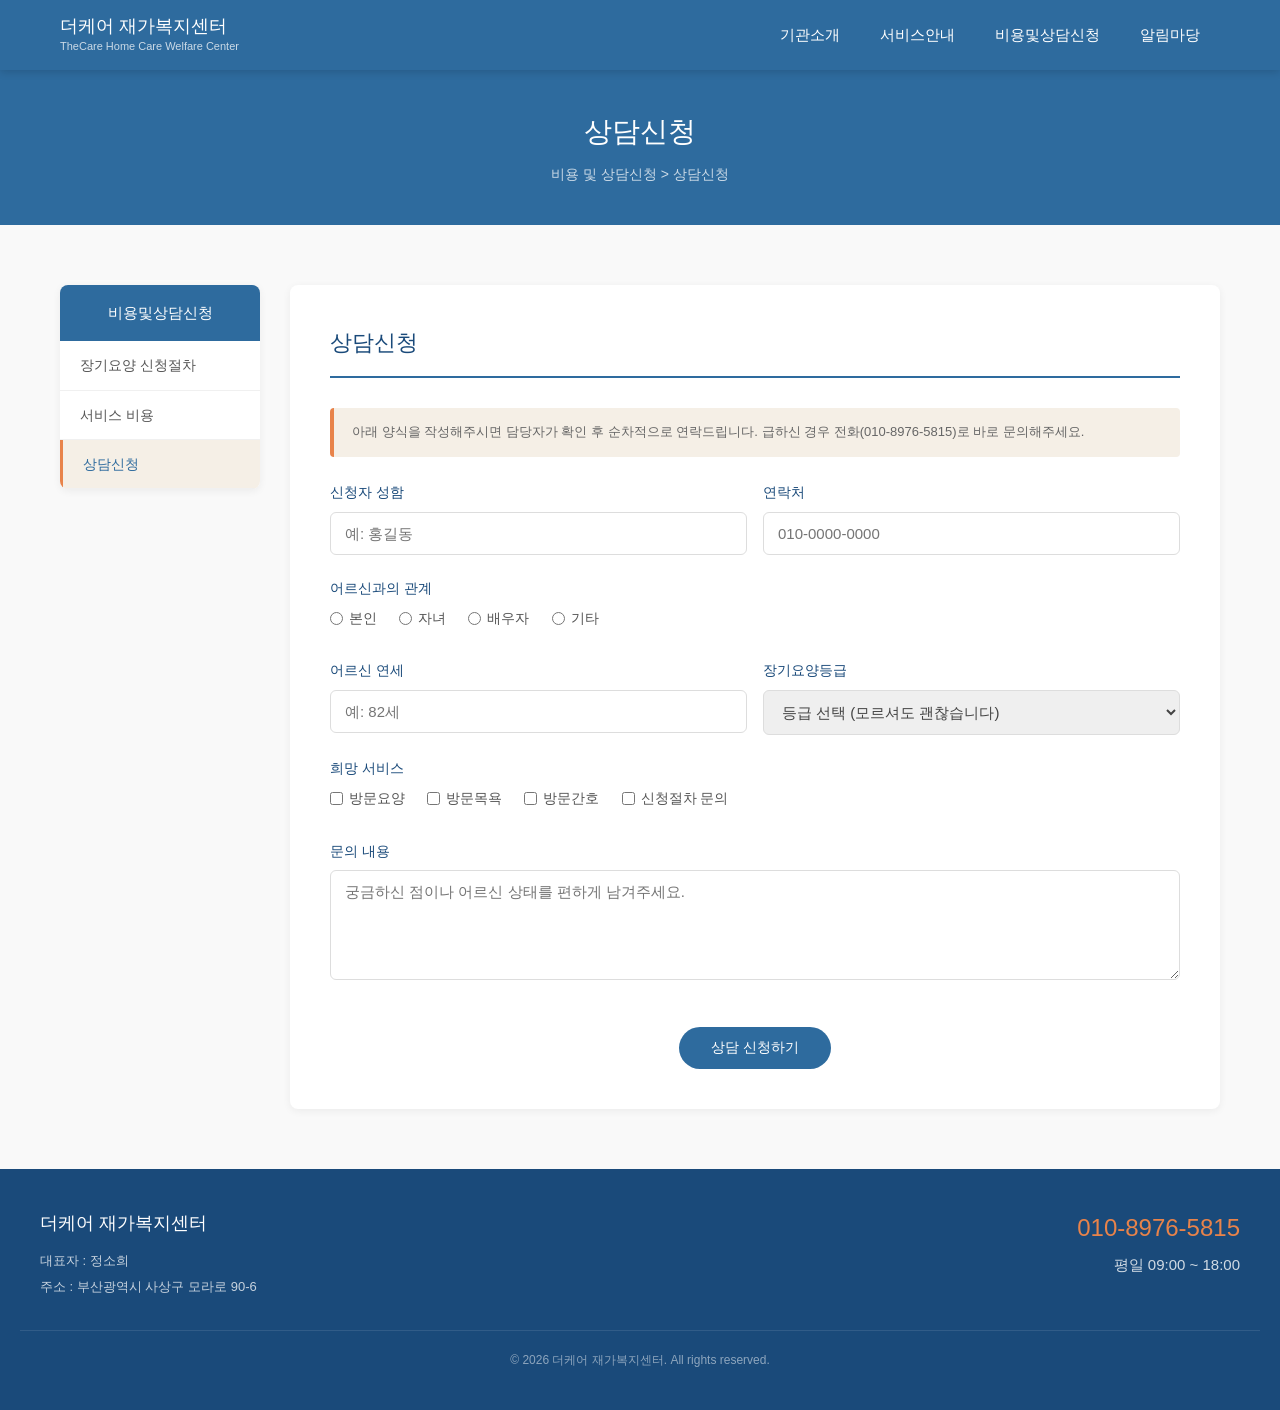
<file: 비용및상담/counsel.html>
<!DOCTYPE html>
<html lang="ko">
<head>
<meta charset="UTF-8">
<meta name="viewport" content="width=device-width, initial-scale=1.0">
<title>상담신청 | 더케어 재가복지센터</title>
<link rel="stylesheet" href="../style.css">
<style>
  /* counsel.html 전용 - 신청서 폼 스타일 */
  .form-group{ margin-bottom:22px; }
  .form-group label{
    display:block; font-size:14px; font-weight:500; color:#1A4A7A; margin-bottom:8px;
  }
  .form-group input[type="text"],
  .form-group input[type="tel"],
  .form-group select,
  .form-group textarea{
    width:100%; padding:12px 14px; border:1px solid #ddd; border-radius:6px;
    font-size:15px; font-family:inherit; color:#444;
  }
  .form-group textarea{ min-height:110px; resize:vertical; }
  .form-row{ display:flex; gap:16px; }
  .form-row .form-group{ flex:1; }
  .check-group label{
    display:inline-flex; align-items:center; gap:6px; margin-right:18px;
    font-size:14px; color:#555; font-weight:400;
  }
  .form-notice{
    background-color:#F5EFE6; border-left:4px solid #E8834A;
    padding:14px 18px; font-size:13px; color:#666; border-radius:4px; margin-bottom:24px;
  }
</style>
</head>
<body>

<header>
  <div class="header-inner">
    <a href="../index.html" class="logo">
      <div>
        <div class="logo-text">더케어 재가복지센터</div>
        <div class="logo-sub">TheCare Home Care Welfare Center</div>
      </div>
    </a>

    <ul class="gnb">
      <li>
        <a href="../기관소개/greeting.html">기관소개</a>
        <ul class="dropdown">
          <li><a href="../기관소개/greeting.html">인사말</a></li>
          <li><a href="../기관소개/facility.html">시설안내</a></li>
          <li><a href="../기관소개/history.html">기관현황</a></li>
          <li><a href="../기관소개/location.html">오시는길</a></li>
        </ul>
      </li>
      <li>
        <a href="../서비스안내/insurance.html">서비스안내</a>
        <ul class="dropdown">
          <li><a href="../서비스안내/insurance.html">노인장기요양보험</a></li>
          <li><a href="../서비스안내/service.html">요양서비스</a></li>
          <li><a href="../서비스안내/family.html">가족지원서비스</a></li>
        </ul>
      </li>
      <li class="active">
        <a href="process.html">비용및상담신청</a>
        <ul class="dropdown">
          <li><a href="process.html">장기요양 신청절차</a></li>
          <li><a href="cost.html">서비스 비용</a></li>
          <li><a href="counsel.html">상담신청</a></li>
        </ul>
      </li>
      <li>
        <a href="../알림마당/album.html">알림마당</a>
        <ul class="dropdown">
          <li><a href="../알림마당/album.html">프로그램 참여 앨범</a></li>
          <li><a href="../알림마당/monthly.html">월 급여제공 내용</a></li>
          <li><a href="../알림마당/bill.html">청구명세서</a></li>
          <li><a href="../알림마당/newsletter.html">가정통신문</a></li>
        </ul>
      </li>
    </ul>

    <button class="hamburger" onclick="toggleMenu()">☰</button>
  </div>
</header>

<!-- 페이지 상단 배너 -->
<div class="page-banner">
  <div class="banner-text">
    <h2>상담신청</h2>
    <p>비용 및 상담신청 &gt; 상담신청</p>
  </div>
</div>

<!-- 본문 영역 -->
<div class="content-wrap">
  <div class="container">
    <div class="content-layout">

      <!-- 왼쪽 서브메뉴 -->
      <div class="sub-menu">
        <div class="sub-menu-title">비용및상담신청</div>
        <ul>
          <li><a href="process.html">장기요양 신청절차</a></li>
          <li><a href="cost.html">서비스 비용</a></li>
          <li class="active"><a href="counsel.html">상담신청</a></li>
        </ul>
      </div>

      <!-- 오른쪽 콘텐츠 -->
      <div class="content-body">
        <h3 class="content-title">상담신청</h3>

        <div class="form-notice">
          아래 양식을 작성해주시면 담당자가 확인 후 순차적으로 연락드립니다.
          급하신 경우 전화(010-8976-5815)로 바로 문의해주세요.
        </div>

        <form action="https://formspree.io/f/meeyzyaz" method="POST">

  <div class="form-row">
    <div class="form-group">
      <label>신청자 성함</label>
      <input type="text" name="신청자 성함" placeholder="예: 홍길동" required>
    </div>
    <div class="form-group">
      <label>연락처</label>
      <input type="tel" name="연락처" placeholder="010-0000-0000" required>
    </div>
  </div>

  <div class="form-group">
    <label>어르신과의 관계</label>
    <div class="check-group">
      <label><input type="radio" name="관계" value="본인"> 본인</label>
      <label><input type="radio" name="관계" value="자녀"> 자녀</label>
      <label><input type="radio" name="관계" value="배우자"> 배우자</label>
      <label><input type="radio" name="관계" value="기타"> 기타</label>
    </div>
  </div>

  <div class="form-row">
    <div class="form-group">
      <label>어르신 연세</label>
      <input type="text" name="어르신 연세" placeholder="예: 82세">
    </div>
    <div class="form-group">
      <label>장기요양등급</label>
      <select name="장기요양등급">
        <option value="">등급 선택 (모르셔도 괜찮습니다)</option>
        <option>아직 미신청</option>
        <option>1등급</option>
        <option>2등급</option>
        <option>3등급</option>
        <option>4등급</option>
        <option>5등급</option>
        <option>인지지원등급</option>
      </select>
    </div>
  </div>

  <div class="form-group">
    <label>희망 서비스</label>
    <div class="check-group">
      <label><input type="checkbox" name="희망서비스_방문요양" value="방문요양"> 방문요양</label>
      <label><input type="checkbox" name="희망서비스_방문목욕" value="방문목욕"> 방문목욕</label>
      <label><input type="checkbox" name="희망서비스_방문간호" value="방문간호"> 방문간호</label>
      <label><input type="checkbox" name="희망서비스_신청절차문의" value="신청절차 문의"> 신청절차 문의</label>
    </div>
  </div>

  <div class="form-group">
    <label>문의 내용</label>
    <textarea name="문의 내용" placeholder="궁금하신 점이나 어르신 상태를 편하게 남겨주세요."></textarea>
  </div>

  <div style="text-align:center; margin-top:30px;">
    <button type="submit" class="intro-btn" style="border:none; cursor:pointer; font-family:inherit;">상담 신청하기</button>
  </div>

</form>

      </div>
      <!-- content-body 닫기 -->

    </div>
    <!-- content-layout 닫기 -->
  </div>
  <!-- container 닫기 -->
</div>
<!-- content-wrap 닫기 -->

<footer>
  <div class="footer-inner">
    <div class="footer-info">
      <div class="footer-logo">더케어 재가복지센터</div>
      <p>대표자 : 정소희</p>
      <p>주소 : 부산광역시 사상구 모라로 90-6</p>
    </div>
    <div class="footer-contact">
      <div class="footer-tel">010-8976-5815</div>
      <p>평일 09:00 ~ 18:00</p>
    </div>
  </div>
  <div class="footer-copy">© 2026 더케어 재가복지센터. All rights reserved.</div>
</footer>

<script src="../script.js"></script>

</body>
</html>
</file>
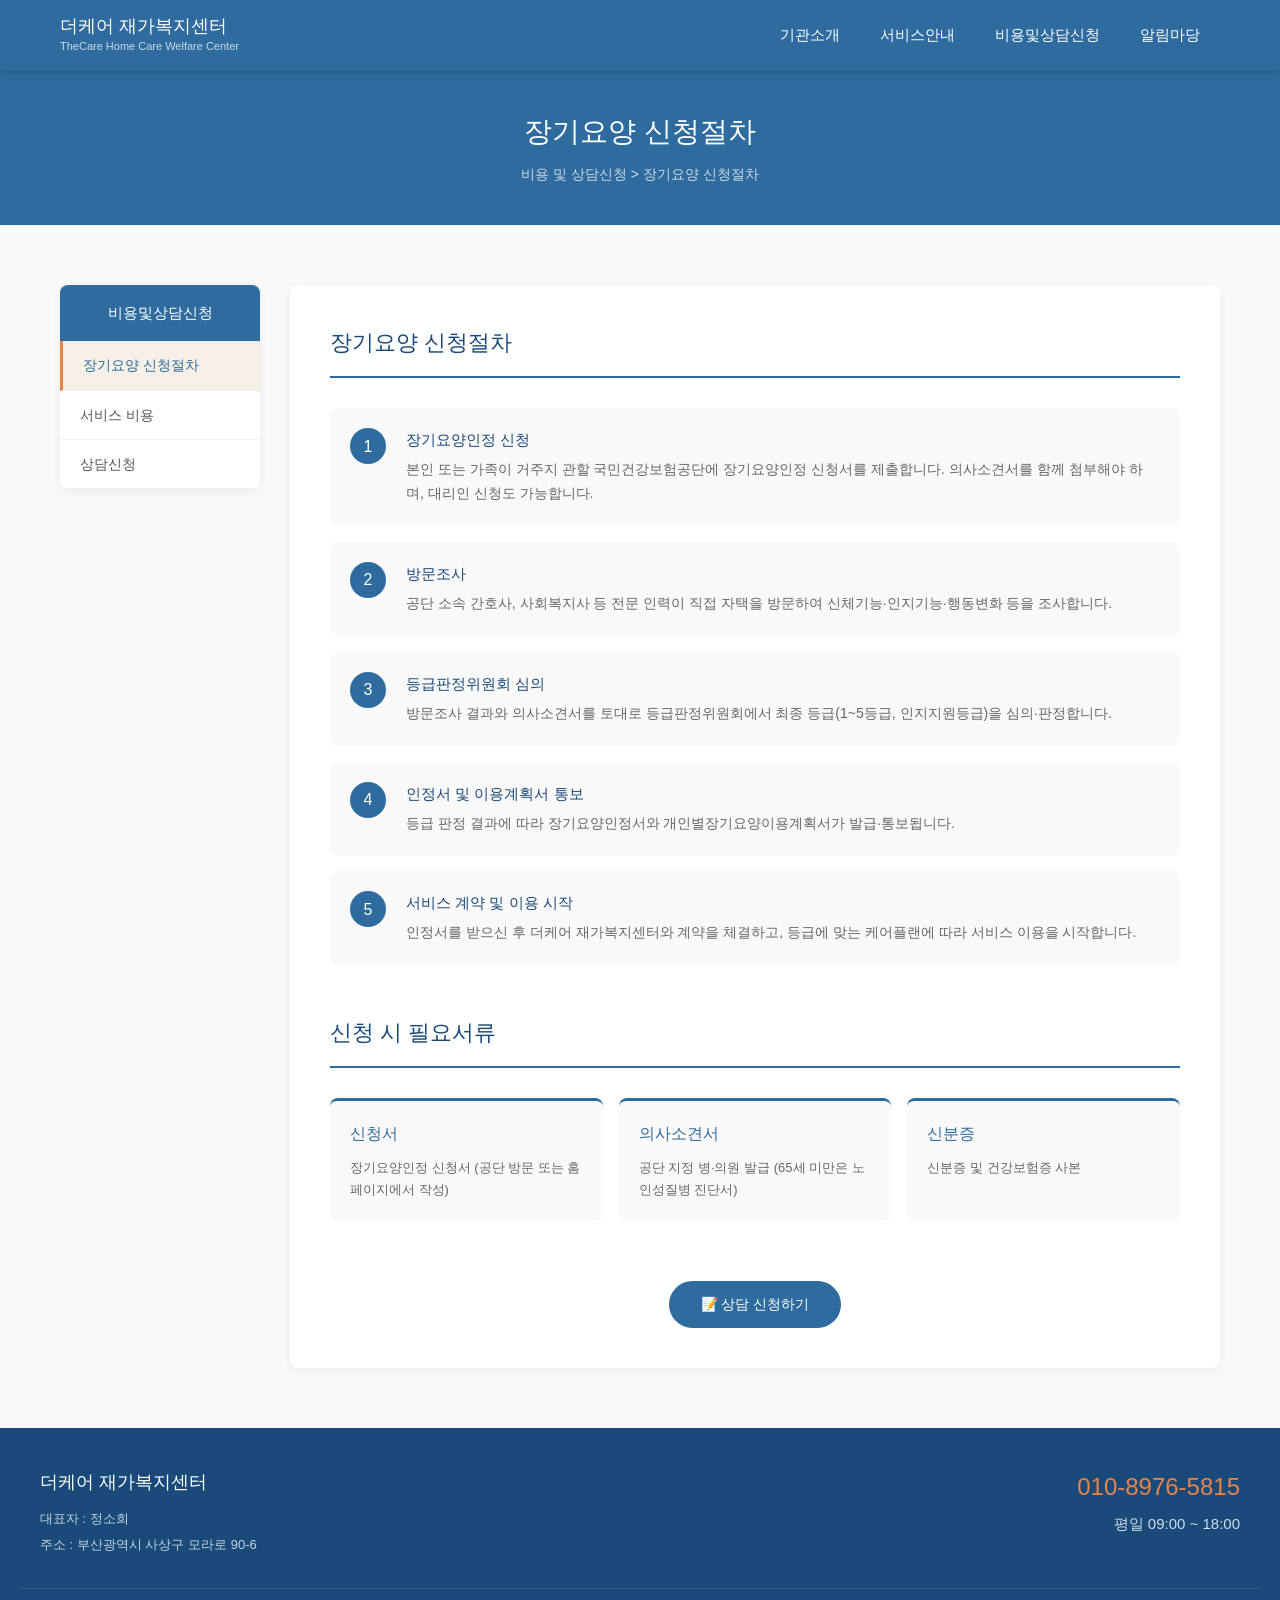
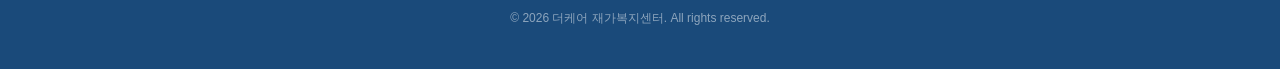
<file: 비용및상담/process.html>
<!DOCTYPE html>
<html lang="ko">
<head>
<meta charset="UTF-8">
<meta name="viewport" content="width=device-width, initial-scale=1.0">
<title>장기요양 신청절차 | 더케어 재가복지센터</title>
<link rel="stylesheet" href="../style.css">
</head>
<body>

<header>
  <div class="header-inner">
    <a href="../index.html" class="logo">
      <div>
        <div class="logo-text">더케어 재가복지센터</div>
        <div class="logo-sub">TheCare Home Care Welfare Center</div>
      </div>
    </a>

    <ul class="gnb">
      <li>
        <a href="../기관소개/greeting.html">기관소개</a>
        <ul class="dropdown">
          <li><a href="../기관소개/greeting.html">인사말</a></li>
          <li><a href="../기관소개/facility.html">시설안내</a></li>
          <li><a href="../기관소개/history.html">기관현황</a></li>
          <li><a href="../기관소개/location.html">오시는길</a></li>
        </ul>
      </li>
      <li>
        <a href="../서비스안내/insurance.html">서비스안내</a>
        <ul class="dropdown">
          <li><a href="../서비스안내/insurance.html">노인장기요양보험</a></li>
          <li><a href="../서비스안내/service.html">요양서비스</a></li>
          <li><a href="../서비스안내/family.html">가족지원서비스</a></li>
        </ul>
      </li>
      <li class="active">
        <a href="process.html">비용및상담신청</a>
        <ul class="dropdown">
          <li><a href="process.html">장기요양 신청절차</a></li>
          <li><a href="cost.html">서비스 비용</a></li>
          <li><a href="counsel.html">상담신청</a></li>
        </ul>
      </li>
      <li>
        <a href="../알림마당/album.html">알림마당</a>
        <ul class="dropdown">
          <li><a href="../알림마당/album.html">프로그램 참여 앨범</a></li>
          <li><a href="../알림마당/monthly.html">월 급여제공 내용</a></li>
          <li><a href="../알림마당/bill.html">청구명세서</a></li>
          <li><a href="../알림마당/newsletter.html">가정통신문</a></li>
        </ul>
      </li>
    </ul>

    <button class="hamburger" onclick="toggleMenu()">☰</button>
  </div>
</header>

<!-- 페이지 상단 배너 -->
<div class="page-banner">
  <div class="banner-text">
    <h2>장기요양 신청절차</h2>
    <p>비용 및 상담신청 &gt; 장기요양 신청절차</p>
  </div>
</div>

<!-- 본문 영역 -->
<div class="content-wrap">
  <div class="container">
    <div class="content-layout">

      <!-- 왼쪽 서브메뉴 -->
      <div class="sub-menu">
        <div class="sub-menu-title">비용및상담신청</div>
        <ul>
          <li class="active"><a href="process.html">장기요양 신청절차</a></li>
          <li><a href="cost.html">서비스 비용</a></li>
          <li><a href="counsel.html">상담신청</a></li>
        </ul>
      </div>

      <!-- 오른쪽 콘텐츠 -->
      <div class="content-body">
        <h3 class="content-title">장기요양 신청절차</h3>

        <div class="apply-wrap">

          <div class="apply-item">
            <div class="apply-num">1</div>
            <div class="apply-text">
              <h5>장기요양인정 신청</h5>
              <p>본인 또는 가족이 거주지 관할 국민건강보험공단에 장기요양인정 신청서를 제출합니다. 의사소견서를 함께 첨부해야 하며, 대리인 신청도 가능합니다.</p>
            </div>
          </div>

          <div class="apply-item">
            <div class="apply-num">2</div>
            <div class="apply-text">
              <h5>방문조사</h5>
              <p>공단 소속 간호사, 사회복지사 등 전문 인력이 직접 자택을 방문하여 신체기능·인지기능·행동변화 등을 조사합니다.</p>
            </div>
          </div>

          <div class="apply-item">
            <div class="apply-num">3</div>
            <div class="apply-text">
              <h5>등급판정위원회 심의</h5>
              <p>방문조사 결과와 의사소견서를 토대로 등급판정위원회에서 최종 등급(1~5등급, 인지지원등급)을 심의·판정합니다.</p>
            </div>
          </div>

          <div class="apply-item">
            <div class="apply-num">4</div>
            <div class="apply-text">
              <h5>인정서 및 이용계획서 통보</h5>
              <p>등급 판정 결과에 따라 장기요양인정서와 개인별장기요양이용계획서가 발급·통보됩니다.</p>
            </div>
          </div>

          <div class="apply-item">
            <div class="apply-num">5</div>
            <div class="apply-text">
              <h5>서비스 계약 및 이용 시작</h5>
              <p>인정서를 받으신 후 더케어 재가복지센터와 계약을 체결하고, 등급에 맞는 케어플랜에 따라 서비스 이용을 시작합니다.</p>
            </div>
          </div>

        </div>

        <h3 class="content-title" style="margin-top:50px;">신청 시 필요서류</h3>

        <div class="grade-wrap">

          <div class="grade-item">
            <div class="grade-num">신청서</div>
            <p>장기요양인정 신청서 (공단 방문 또는 홈페이지에서 작성)</p>
          </div>

          <div class="grade-item">
            <div class="grade-num">의사소견서</div>
            <p>공단 지정 병·의원 발급 (65세 미만은 노인성질병 진단서)</p>
          </div>

          <div class="grade-item">
            <div class="grade-num">신분증</div>
            <p>신분증 및 건강보험증 사본</p>
          </div>

        </div>

        <div style="text-align:center; margin-top:50px;">
          <a href="counsel.html" class="intro-btn">📝 상담 신청하기</a>
        </div>

      </div>
      <!-- content-body 닫기 -->

    </div>
    <!-- content-layout 닫기 -->
  </div>
  <!-- container 닫기 -->
</div>
<!-- content-wrap 닫기 -->

<footer>
  <div class="footer-inner">
    <div class="footer-info">
      <div class="footer-logo">더케어 재가복지센터</div>
      <p>대표자 : 정소희</p>
      <p>주소 : 부산광역시 사상구 모라로 90-6</p>
    </div>
    <div class="footer-contact">
      <div class="footer-tel">010-8976-5815</div>
      <p>평일 09:00 ~ 18:00</p>
    </div>
  </div>
  <div class="footer-copy">© 2026 더케어 재가복지센터. All rights reserved.</div>
</footer>

<script src="../script.js"></script>

</body>
</html>
</file>
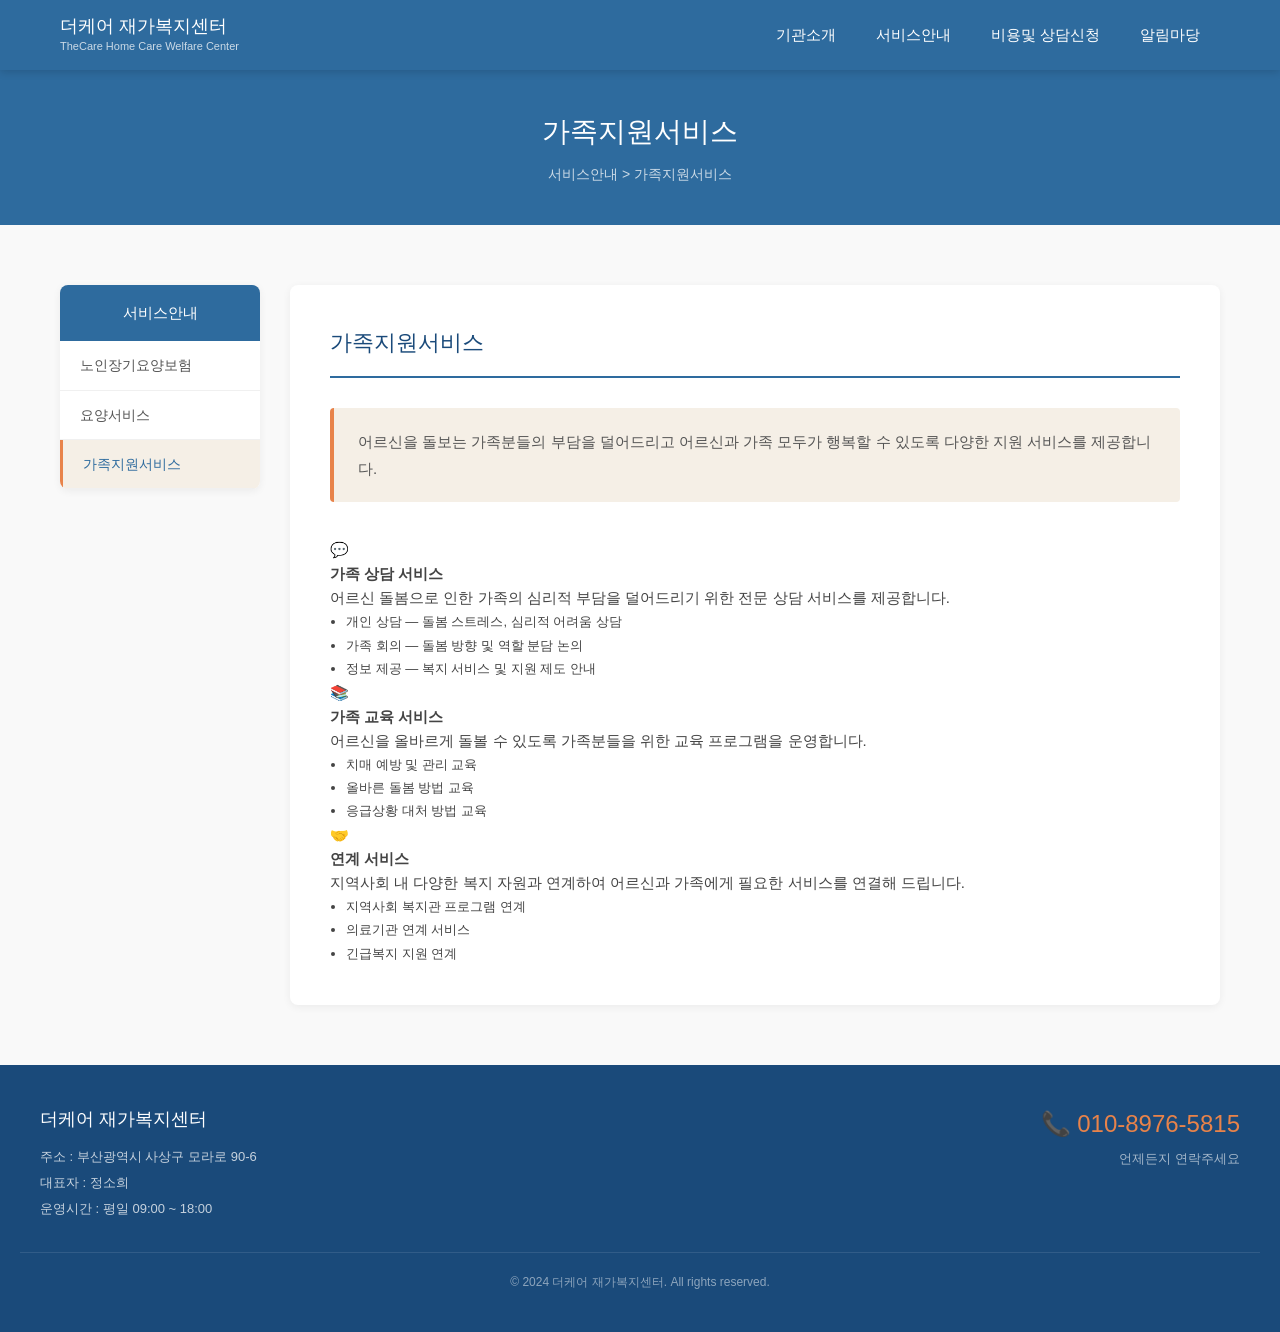
<file: 서비스안내/family.html>
<!DOCTYPE html>
<html lang="ko">
<head>
  <meta charset="UTF-8">
  <meta name="viewport" content="width=device-width, initial-scale=1.0">
  <title>가족지원서비스 — 더케어 재가복지센터</title>
  <link rel="stylesheet" href="../style.css">
</head>
<body>

  <header>
    <div class="header-inner">
      <div class="logo">
        <a href="../index.html">
          <div class="logo-text">더케어 재가복지센터</div>
          <div class="logo-sub">TheCare Home Care Welfare Center</div>
        </a>
      </div>
      <button class="hamburger" onclick="toggleMenu()">☰</button>
      <nav>
        <ul class="gnb">
          <li>
            <a href="#">기관소개</a>
            <ul class="dropdown">
              <li><a href="../기관소개/greeting.html">인사말</a></li>
              <li><a href="../기관소개/facility.html">시설안내</a></li>
              <li><a href="../기관소개/history.html">기관현황</a></li>
              <li><a href="../기관소개/location.html">오시는길</a></li>
            </ul>
          </li>
          <li>
            <a href="#">서비스안내</a>
            <ul class="dropdown">
              <li><a href="insurance.html">노인장기요양보험</a></li>
              <li><a href="service.html">요양서비스</a></li>
              <li><a href="family.html">가족지원서비스</a></li>
            </ul>
          </li>
          <li>
            <a href="#">비용및 상담신청</a>
            <ul class="dropdown">
              <li><a href="../비용및상담/process.html">장기요양 신청절차</a></li>
              <li><a href="../비용및상담/cost.html">서비스 비용</a></li>
              <li><a href="../비용및상담/counsel.html">상담신청</a></li>
            </ul>
          </li>
          <li>
            <a href="#">알림마당</a>
            <ul class="dropdown">
              <li><a href="../알림마당/album.html">프로그램 참여 앨범</a></li>
              <li><a href="../알림마당/monthly.html">월 급여제공 내용</a></li>
              <li><a href="../알림마당/bill.html">청구명세서</a></li>
              <li><a href="../알림마당/newsletter.html">가정통신문</a></li>
            </ul>
          </li>
        </ul>
      </nav>
    </div>
  </header>

  <section class="page-banner">
    <div class="banner-text">
      <h2>가족지원서비스</h2>
      <p>서비스안내 &gt; 가족지원서비스</p>
    </div>
  </section>

  <div class="content-wrap">
    <div class="container">
      <div class="content-layout">

        <aside class="sub-menu">
          <div class="sub-menu-title">서비스안내</div>
          <ul>
            <li><a href="insurance.html">노인장기요양보험</a></li>
            <li><a href="service.html">요양서비스</a></li>
            <li class="active"><a href="family.html">가족지원서비스</a></li>
          </ul>
        </aside>

        <div class="content-body">
          <h3 class="content-title">가족지원서비스</h3>

          <div class="insurance-intro">
            <p>어르신을 돌보는 가족분들의 부담을 덜어드리고 어르신과 가족 모두가 행복할 수 있도록 다양한 지원 서비스를 제공합니다.</p>
          </div>

          <div class="family-wrap">
            <div class="family-item">
              <div class="family-icon">💬</div>
              <div class="family-text">
                <h4>가족 상담 서비스</h4>
                <p>어르신 돌봄으로 인한 가족의 심리적 부담을 덜어드리기 위한 전문 상담 서비스를 제공합니다.</p>
                <ul class="service-detail">
                  <li>개인 상담 — 돌봄 스트레스, 심리적 어려움 상담</li>
                  <li>가족 회의 — 돌봄 방향 및 역할 분담 논의</li>
                  <li>정보 제공 — 복지 서비스 및 지원 제도 안내</li>
                </ul>
              </div>
            </div>
            <div class="family-item">
              <div class="family-icon">📚</div>
              <div class="family-text">
                <h4>가족 교육 서비스</h4>
                <p>어르신을 올바르게 돌볼 수 있도록 가족분들을 위한 교육 프로그램을 운영합니다.</p>
                <ul class="service-detail">
                  <li>치매 예방 및 관리 교육</li>
                  <li>올바른 돌봄 방법 교육</li>
                  <li>응급상황 대처 방법 교육</li>
                </ul>
              </div>
            </div>
            <div class="family-item">
              <div class="family-icon">🤝</div>
              <div class="family-text">
                <h4>연계 서비스</h4>
                <p>지역사회 내 다양한 복지 자원과 연계하여 어르신과 가족에게 필요한 서비스를 연결해 드립니다.</p>
                <ul class="service-detail">
                  <li>지역사회 복지관 프로그램 연계</li>
                  <li>의료기관 연계 서비스</li>
                  <li>긴급복지 지원 연계</li>
                </ul>
              </div>
            </div>
          </div>
        </div>

      </div>
    </div>
  </div>

  <footer>
    <div class="footer-inner">
      <div>
        <div class="footer-logo">더케어 재가복지센터</div>
        <div class="footer-info">
          <p>주소 : 부산광역시 사상구 모라로 90-6</p>
          <p>대표자 : 정소희</p>
          <p>운영시간 : 평일 09:00 ~ 18:00</p>
        </div>
      </div>
      <div class="footer-contact">
        <div class="footer-tel">📞 010-8976-5815</div>
        <p style="font-size:13px; color:rgba(255,255,255,0.6);">언제든지 연락주세요</p>
      </div>
    </div>
    <div class="footer-copy">
      © 2024 더케어 재가복지센터. All rights reserved.
    </div>
  </footer>

  <script src="../script.js"></script>
</body>
</html>
</file>
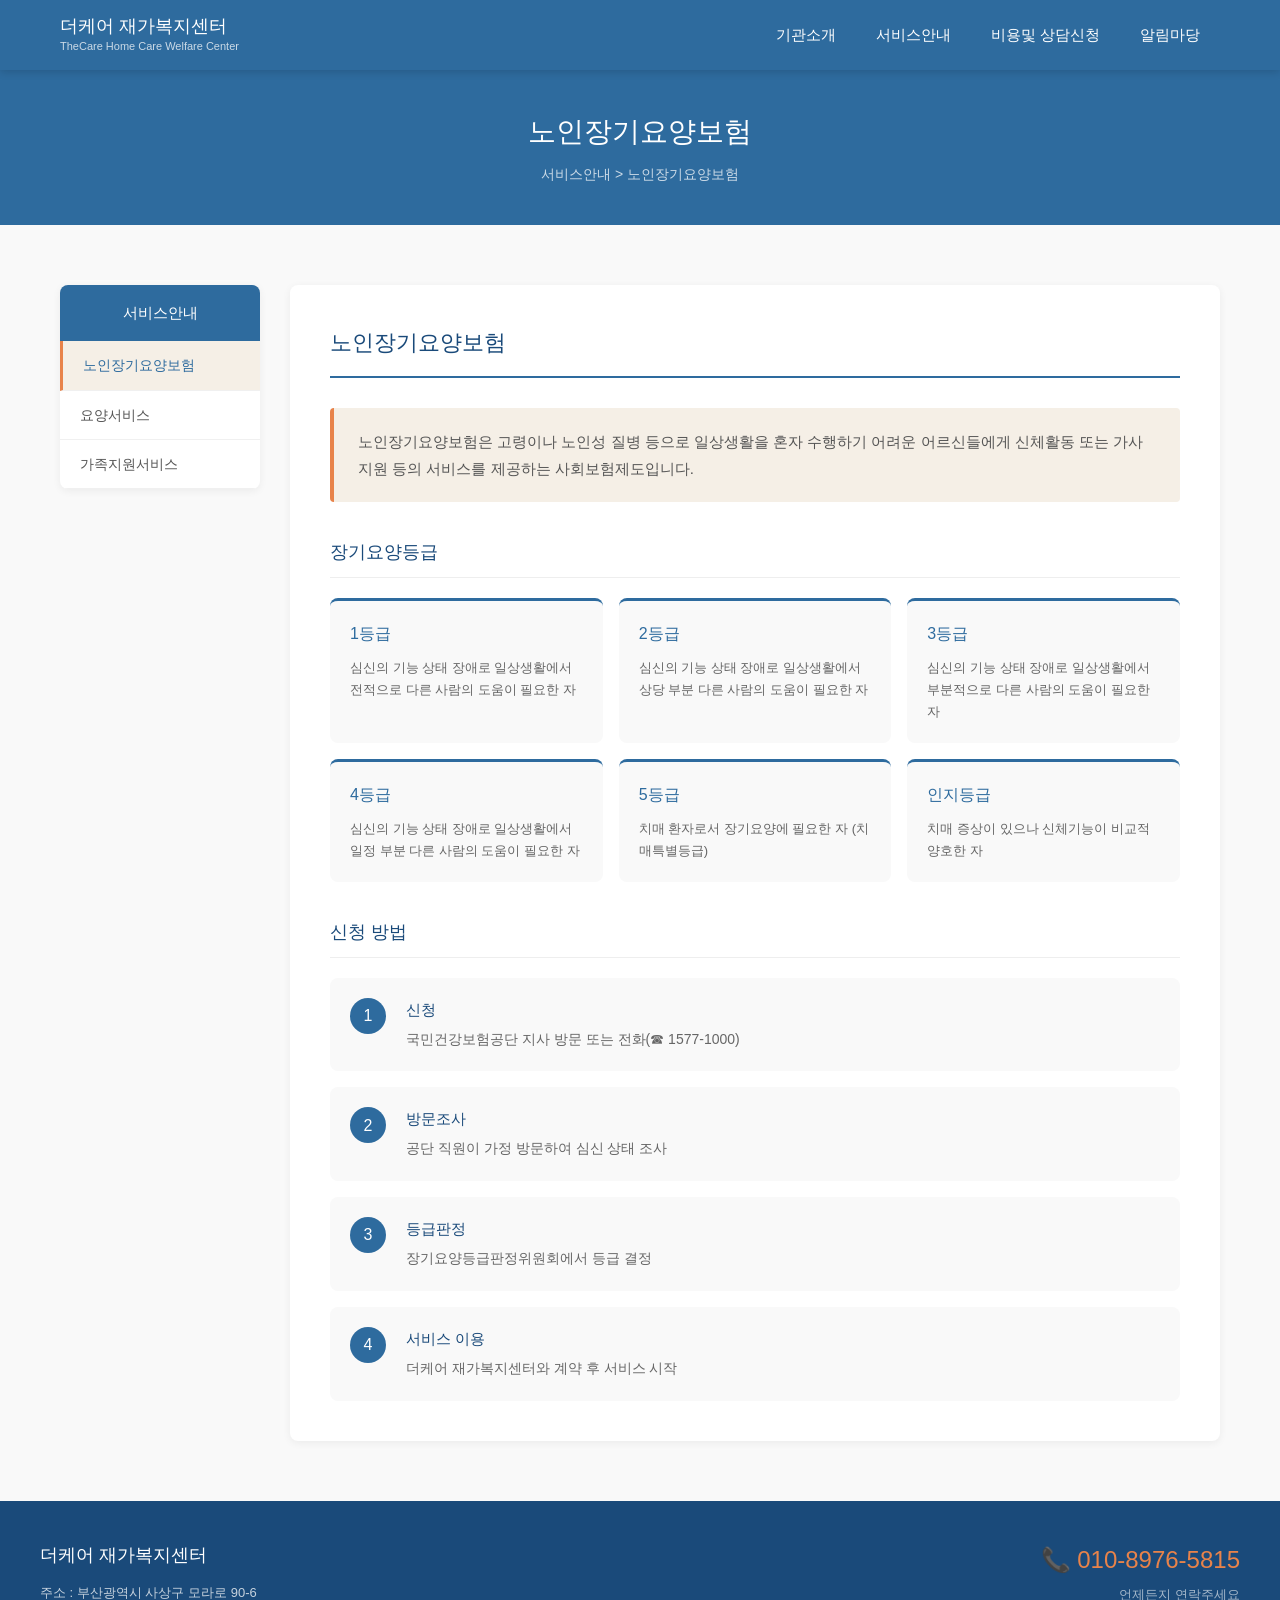
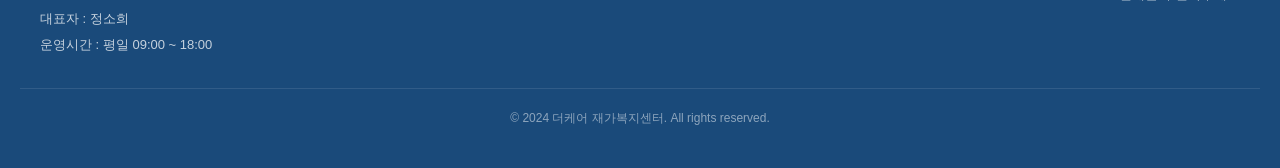
<file: 서비스안내/insurance.html>
<!DOCTYPE html>
<html lang="ko">
<head>
  <meta charset="UTF-8">
  <meta name="viewport" content="width=device-width, initial-scale=1.0">
  <title>노인장기요양보험 — 더케어 재가복지센터</title>
  <link rel="stylesheet" href="../style.css">
</head>
<body>

  <header>
    <div class="header-inner">
      <div class="logo">
        <a href="../index.html">
          <div class="logo-text">더케어 재가복지센터</div>
          <div class="logo-sub">TheCare Home Care Welfare Center</div>
        </a>
      </div>
      <button class="hamburger" onclick="toggleMenu()">☰</button>
      <nav>
        <ul class="gnb">
          <li>
            <a href="#">기관소개</a>
            <ul class="dropdown">
              <li><a href="../기관소개/greeting.html">인사말</a></li>
              <li><a href="../기관소개/facility.html">시설안내</a></li>
              <li><a href="../기관소개/history.html">기관현황</a></li>
              <li><a href="../기관소개/location.html">오시는길</a></li>
            </ul>
          </li>
          <li>
            <a href="#">서비스안내</a>
            <ul class="dropdown">
              <li><a href="insurance.html">노인장기요양보험</a></li>
              <li><a href="service.html">요양서비스</a></li>
              <li><a href="family.html">가족지원서비스</a></li>
            </ul>
          </li>
          <li>
            <a href="#">비용및 상담신청</a>
            <ul class="dropdown">
              <li><a href="../비용및상담/process.html">장기요양 신청절차</a></li>
              <li><a href="../비용및상담/cost.html">서비스 비용</a></li>
              <li><a href="../비용및상담/counsel.html">상담신청</a></li>
            </ul>
          </li>
          <li>
            <a href="#">알림마당</a>
            <ul class="dropdown">
              <li><a href="../알림마당/album.html">프로그램 참여 앨범</a></li>
              <li><a href="../알림마당/monthly.html">월 급여제공 내용</a></li>
              <li><a href="../알림마당/bill.html">청구명세서</a></li>
              <li><a href="../알림마당/newsletter.html">가정통신문</a></li>
            </ul>
          </li>
        </ul>
      </nav>
    </div>
  </header>

  <section class="page-banner">
    <div class="banner-text">
      <h2>노인장기요양보험</h2>
      <p>서비스안내 &gt; 노인장기요양보험</p>
    </div>
  </section>

  <div class="content-wrap">
    <div class="container">
      <div class="content-layout">

        <aside class="sub-menu">
          <div class="sub-menu-title">서비스안내</div>
          <ul>
            <li class="active"><a href="insurance.html">노인장기요양보험</a></li>
            <li><a href="service.html">요양서비스</a></li>
            <li><a href="family.html">가족지원서비스</a></li>
          </ul>
        </aside>

        <div class="content-body">
          <h3 class="content-title">노인장기요양보험</h3>

          <div class="insurance-intro">
            <p>노인장기요양보험은 고령이나 노인성 질병 등으로 일상생활을 혼자 수행하기 어려운 어르신들에게 신체활동 또는 가사지원 등의 서비스를 제공하는 사회보험제도입니다.</p>
          </div>

          <h4 class="section-sub-title">장기요양등급</h4>
          <div class="grade-wrap">
            <div class="grade-item">
              <div class="grade-num">1등급</div>
              <p>심신의 기능 상태 장애로 일상생활에서 전적으로 다른 사람의 도움이 필요한 자</p>
            </div>
            <div class="grade-item">
              <div class="grade-num">2등급</div>
              <p>심신의 기능 상태 장애로 일상생활에서 상당 부분 다른 사람의 도움이 필요한 자</p>
            </div>
            <div class="grade-item">
              <div class="grade-num">3등급</div>
              <p>심신의 기능 상태 장애로 일상생활에서 부분적으로 다른 사람의 도움이 필요한 자</p>
            </div>
            <div class="grade-item">
              <div class="grade-num">4등급</div>
              <p>심신의 기능 상태 장애로 일상생활에서 일정 부분 다른 사람의 도움이 필요한 자</p>
            </div>
            <div class="grade-item">
              <div class="grade-num">5등급</div>
              <p>치매 환자로서 장기요양에 필요한 자 (치매특별등급)</p>
            </div>
            <div class="grade-item">
              <div class="grade-num">인지등급</div>
              <p>치매 증상이 있으나 신체기능이 비교적 양호한 자</p>
            </div>
          </div>

          <h4 class="section-sub-title">신청 방법</h4>
          <div class="apply-wrap">
            <div class="apply-item">
              <div class="apply-num">1</div>
              <div class="apply-text">
                <h5>신청</h5>
                <p>국민건강보험공단 지사 방문 또는 전화(☎ 1577-1000)</p>
              </div>
            </div>
            <div class="apply-item">
              <div class="apply-num">2</div>
              <div class="apply-text">
                <h5>방문조사</h5>
                <p>공단 직원이 가정 방문하여 심신 상태 조사</p>
              </div>
            </div>
            <div class="apply-item">
              <div class="apply-num">3</div>
              <div class="apply-text">
                <h5>등급판정</h5>
                <p>장기요양등급판정위원회에서 등급 결정</p>
              </div>
            </div>
            <div class="apply-item">
              <div class="apply-num">4</div>
              <div class="apply-text">
                <h5>서비스 이용</h5>
                <p>더케어 재가복지센터와 계약 후 서비스 시작</p>
              </div>
            </div>
          </div>
        </div>

      </div>
    </div>
  </div>

  <footer>
    <div class="footer-inner">
      <div>
        <div class="footer-logo">더케어 재가복지센터</div>
        <div class="footer-info">
          <p>주소 : 부산광역시 사상구 모라로 90-6</p>
          <p>대표자 : 정소희</p>
          <p>운영시간 : 평일 09:00 ~ 18:00</p>
        </div>
      </div>
      <div class="footer-contact">
        <div class="footer-tel">📞 010-8976-5815</div>
        <p style="font-size:13px; color:rgba(255,255,255,0.6);">언제든지 연락주세요</p>
      </div>
    </div>
    <div class="footer-copy">
      © 2024 더케어 재가복지센터. All rights reserved.
    </div>
  </footer>

  <script src="../script.js"></script>
</body>
</html>
</file>
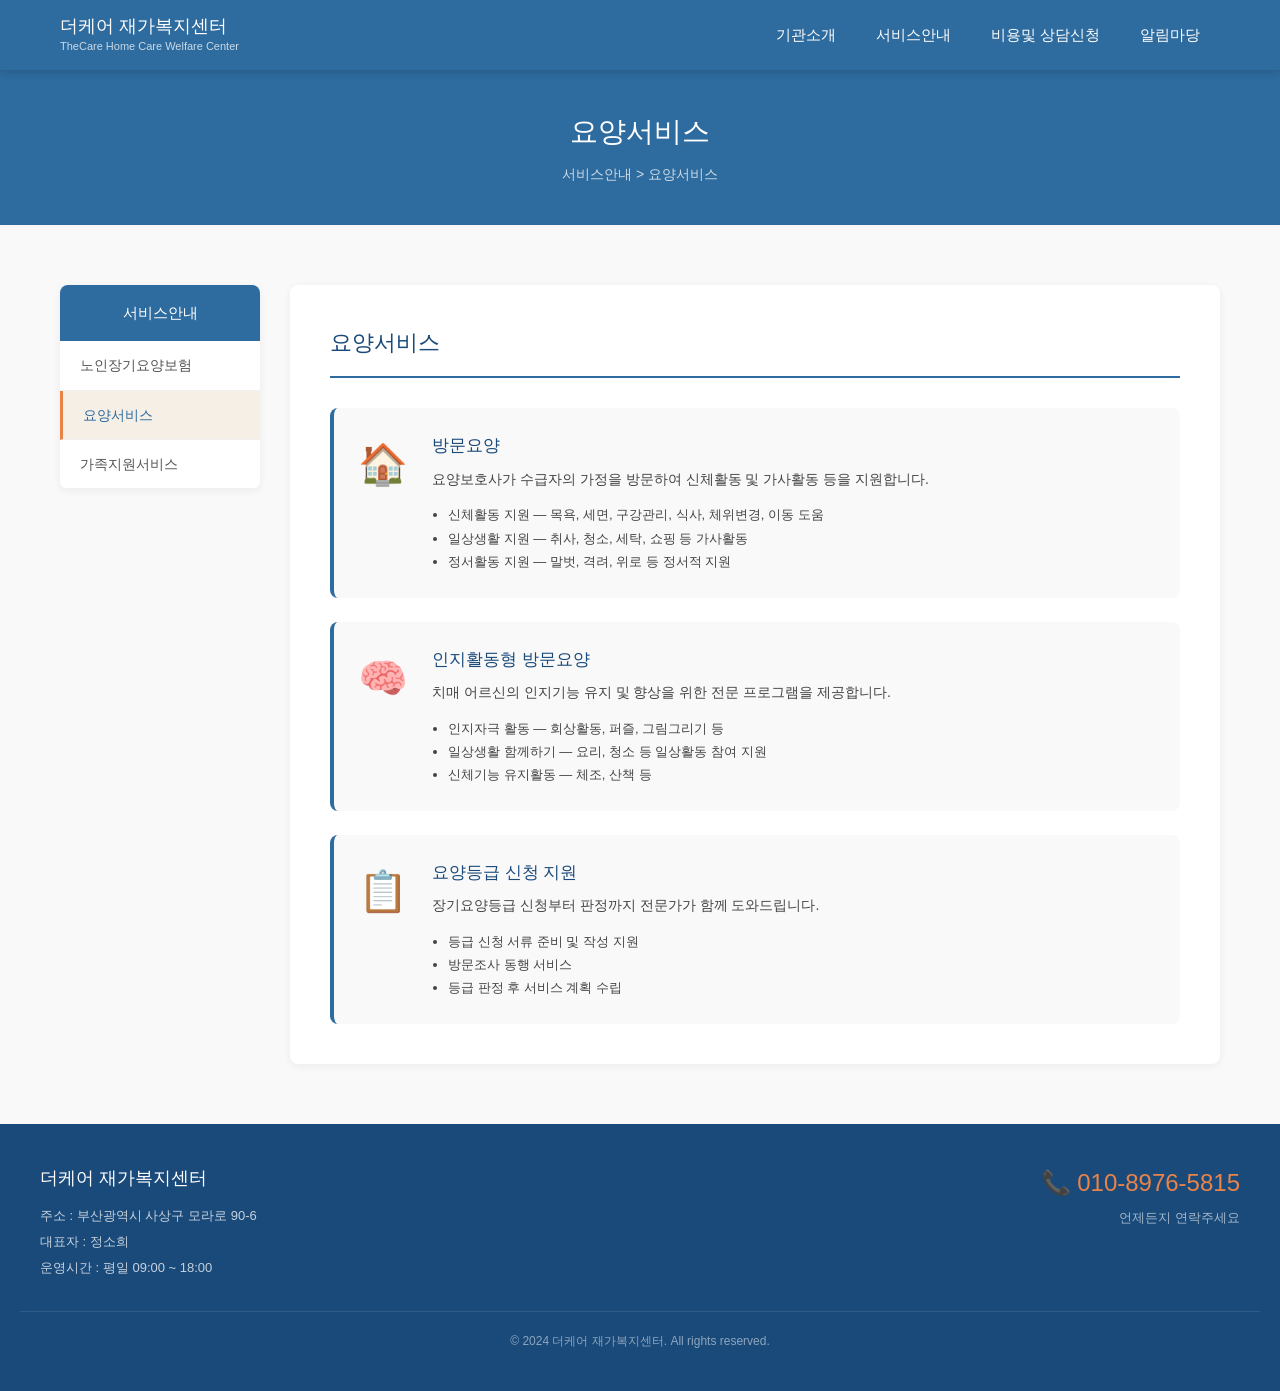
<file: 서비스안내/service.html>
<!DOCTYPE html>
<html lang="ko">
<head>
  <meta charset="UTF-8">
  <meta name="viewport" content="width=device-width, initial-scale=1.0">
  <title>요양서비스 — 더케어 재가복지센터</title>
  <link rel="stylesheet" href="../style.css">
</head>
<body>

  <header>
    <div class="header-inner">
      <div class="logo">
        <a href="../index.html">
          <div class="logo-text">더케어 재가복지센터</div>
          <div class="logo-sub">TheCare Home Care Welfare Center</div>
        </a>
      </div>
      <button class="hamburger" onclick="toggleMenu()">☰</button>
      <nav>
        <ul class="gnb">
          <li>
            <a href="#">기관소개</a>
            <ul class="dropdown">
              <li><a href="../기관소개/greeting.html">인사말</a></li>
              <li><a href="../기관소개/facility.html">시설안내</a></li>
              <li><a href="../기관소개/history.html">기관현황</a></li>
              <li><a href="../기관소개/location.html">오시는길</a></li>
            </ul>
          </li>
          <li>
            <a href="#">서비스안내</a>
            <ul class="dropdown">
              <li><a href="insurance.html">노인장기요양보험</a></li>
              <li><a href="service.html">요양서비스</a></li>
              <li><a href="family.html">가족지원서비스</a></li>
            </ul>
          </li>
          <li>
            <a href="#">비용및 상담신청</a>
            <ul class="dropdown">
              <li><a href="../비용및상담/process.html">장기요양 신청절차</a></li>
              <li><a href="../비용및상담/cost.html">서비스 비용</a></li>
              <li><a href="../비용및상담/counsel.html">상담신청</a></li>
            </ul>
          </li>
          <li>
            <a href="#">알림마당</a>
            <ul class="dropdown">
              <li><a href="../알림마당/album.html">프로그램 참여 앨범</a></li>
              <li><a href="../알림마당/monthly.html">월 급여제공 내용</a></li>
              <li><a href="../알림마당/bill.html">청구명세서</a></li>
              <li><a href="../알림마당/newsletter.html">가정통신문</a></li>
            </ul>
          </li>
        </ul>
      </nav>
    </div>
  </header>

  <section class="page-banner">
    <div class="banner-text">
      <h2>요양서비스</h2>
      <p>서비스안내 &gt; 요양서비스</p>
    </div>
  </section>

  <div class="content-wrap">
    <div class="container">
      <div class="content-layout">

        <aside class="sub-menu">
          <div class="sub-menu-title">서비스안내</div>
          <ul>
            <li><a href="insurance.html">노인장기요양보험</a></li>
            <li class="active"><a href="service.html">요양서비스</a></li>
            <li><a href="family.html">가족지원서비스</a></li>
          </ul>
        </aside>

        <div class="content-body">
          <h3 class="content-title">요양서비스</h3>

          <div class="service-list">
            <div class="service-item">
              <div class="service-icon">🏠</div>
              <div class="service-text">
                <h4>방문요양</h4>
                <p>요양보호사가 수급자의 가정을 방문하여 신체활동 및 가사활동 등을 지원합니다.</p>
                <ul class="service-detail">
                  <li>신체활동 지원 — 목욕, 세면, 구강관리, 식사, 체위변경, 이동 도움</li>
                  <li>일상생활 지원 — 취사, 청소, 세탁, 쇼핑 등 가사활동</li>
                  <li>정서활동 지원 — 말벗, 격려, 위로 등 정서적 지원</li>
                </ul>
              </div>
            </div>
            <div class="service-item">
              <div class="service-icon">🧠</div>
              <div class="service-text">
                <h4>인지활동형 방문요양</h4>
                <p>치매 어르신의 인지기능 유지 및 향상을 위한 전문 프로그램을 제공합니다.</p>
                <ul class="service-detail">
                  <li>인지자극 활동 — 회상활동, 퍼즐, 그림그리기 등</li>
                  <li>일상생활 함께하기 — 요리, 청소 등 일상활동 참여 지원</li>
                  <li>신체기능 유지활동 — 체조, 산책 등</li>
                </ul>
              </div>
            </div>
            <div class="service-item">
              <div class="service-icon">📋</div>
              <div class="service-text">
                <h4>요양등급 신청 지원</h4>
                <p>장기요양등급 신청부터 판정까지 전문가가 함께 도와드립니다.</p>
                <ul class="service-detail">
                  <li>등급 신청 서류 준비 및 작성 지원</li>
                  <li>방문조사 동행 서비스</li>
                  <li>등급 판정 후 서비스 계획 수립</li>
                </ul>
              </div>
            </div>
          </div>
        </div>

      </div>
    </div>
  </div>

  <footer>
    <div class="footer-inner">
      <div>
        <div class="footer-logo">더케어 재가복지센터</div>
        <div class="footer-info">
          <p>주소 : 부산광역시 사상구 모라로 90-6</p>
          <p>대표자 : 정소희</p>
          <p>운영시간 : 평일 09:00 ~ 18:00</p>
        </div>
      </div>
      <div class="footer-contact">
        <div class="footer-tel">📞 010-8976-5815</div>
        <p style="font-size:13px; color:rgba(255,255,255,0.6);">언제든지 연락주세요</p>
      </div>
    </div>
    <div class="footer-copy">
      © 2024 더케어 재가복지센터. All rights reserved.
    </div>
  </footer>

  <script src="../script.js"></script>
</body>
</html>
</file>
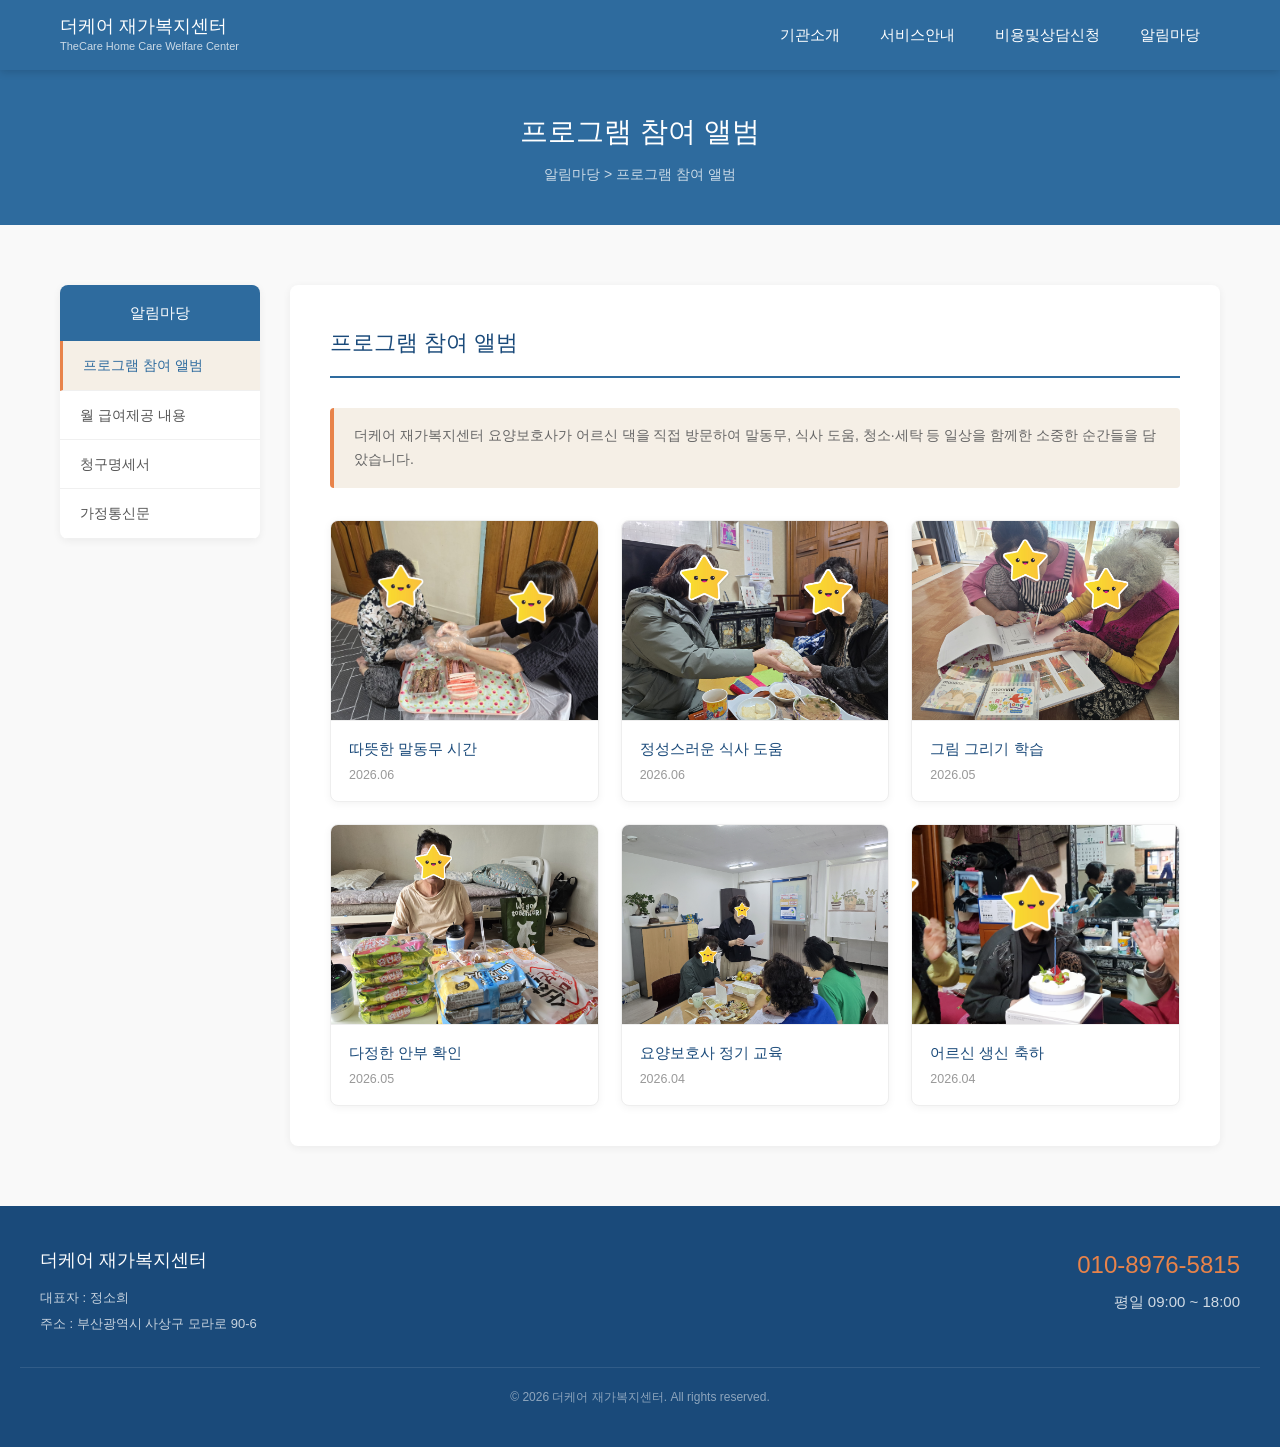
<file: 알림마당/album.html>
<!DOCTYPE html>
<html lang="ko">
<head>
<meta charset="UTF-8">
<meta name="viewport" content="width=device-width, initial-scale=1.0">
<title>프로그램 참여 앨범 | 더케어 재가복지센터</title>
<link rel="stylesheet" href="../style.css">
<style>
  /* album.html 전용 - 갤러리 스타일 */
  .album-grid{
    display:grid;
    grid-template-columns:repeat(3, 1fr);
    gap:22px;
  }
  .album-item{
    background-color:#fff;
    border-radius:8px;
    overflow:hidden;
    border:1px solid #eee;
    box-shadow:0 2px 8px rgba(0,0,0,0.05);
    transition:transform 0.2s ease, box-shadow 0.2s ease;
  }
  .album-item:hover{
    transform:translateY(-4px);
    box-shadow:0 8px 20px rgba(0,0,0,0.1);
  }
  .album-photo{
    width:100%;
    aspect-ratio: 4 / 3;
    background-color:#F5EFE6;
    border-bottom:1px solid #eee;
  }
  .album-photo img{
    width:100%;
    height:100%;
    display:block;
    object-fit:cover;
  }
  .album-caption{
    padding:16px 18px;
  }
  .album-caption h4{
    font-size:15px;
    color:#1A4A7A;
    font-weight:500;
    margin-bottom:4px;
  }
  .album-caption p{
    font-size:12.5px;
    color:#999;
  }
  .album-notice{
    background-color:#F5EFE6;
    border-left:4px solid #E8834A;
    padding:16px 20px;
    border-radius:4px;
    margin-bottom:32px;
    font-size:14px;
    color:#666;
    line-height:1.7;
  }
  @media (max-width:768px){
    .album-grid{ grid-template-columns:repeat(2, 1fr); }
  }
</style>
</head>
<body>

<header>
  <div class="header-inner">
    <a href="../index.html" class="logo">
      <div>
        <div class="logo-text">더케어 재가복지센터</div>
        <div class="logo-sub">TheCare Home Care Welfare Center</div>
      </div>
    </a>

    <ul class="gnb">
      <li>
        <a href="../기관소개/greeting.html">기관소개</a>
        <ul class="dropdown">
          <li><a href="../기관소개/greeting.html">인사말</a></li>
          <li><a href="../기관소개/facility.html">시설안내</a></li>
          <li><a href="../기관소개/history.html">기관현황</a></li>
          <li><a href="../기관소개/location.html">오시는길</a></li>
        </ul>
      </li>
      <li>
        <a href="../서비스안내/insurance.html">서비스안내</a>
        <ul class="dropdown">
          <li><a href="../서비스안내/insurance.html">노인장기요양보험</a></li>
          <li><a href="../서비스안내/service.html">요양서비스</a></li>
          <li><a href="../서비스안내/family.html">가족지원서비스</a></li>
        </ul>
      </li>
      <li>
        <a href="../비용및상담/process.html">비용및상담신청</a>
        <ul class="dropdown">
          <li><a href="../비용및상담/process.html">장기요양 신청절차</a></li>
          <li><a href="../비용및상담/cost.html">서비스 비용</a></li>
          <li><a href="../비용및상담/counsel.html">상담신청</a></li>
        </ul>
      </li>
      <li class="active">
        <a href="album.html">알림마당</a>
        <ul class="dropdown">
          <li><a href="album.html">프로그램 참여 앨범</a></li>
          <li><a href="monthly.html">월 급여제공 내용</a></li>
          <li><a href="bill.html">청구명세서</a></li>
          <li><a href="newsletter.html">가정통신문</a></li>
        </ul>
      </li>
    </ul>

    <button class="hamburger" onclick="toggleMenu()">☰</button>
  </div>
</header>

<!-- 페이지 상단 배너 -->
<div class="page-banner">
  <div class="banner-text">
    <h2>프로그램 참여 앨범</h2>
    <p>알림마당 &gt; 프로그램 참여 앨범</p>
  </div>
</div>

<!-- 본문 영역 -->
<div class="content-wrap">
  <div class="container">
    <div class="content-layout">

      <!-- 왼쪽 서브메뉴 -->
      <div class="sub-menu">
        <div class="sub-menu-title">알림마당</div>
        <ul>
          <li class="active"><a href="album.html">프로그램 참여 앨범</a></li>
          <li><a href="monthly.html">월 급여제공 내용</a></li>
          <li><a href="bill.html">청구명세서</a></li>
          <li><a href="newsletter.html">가정통신문</a></li>
        </ul>
      </div>

      <!-- 오른쪽 콘텐츠 -->
      <div class="content-body">
        <h3 class="content-title">프로그램 참여 앨범</h3>

        <div class="album-notice">
          더케어 재가복지센터 요양보호사가 어르신 댁을 직접 방문하여
          말동무, 식사 도움, 청소·세탁 등 일상을 함께한 소중한 순간들을 담았습니다.
        </div>

        <div class="album-grid">

          <!-- 1. 따뜻한 말동무 시간 -->
          <div class="album-item">
            <div class="album-photo">
              <img src="../images/album1-talk.jpg" alt="따뜻한 말동무 시간">
            </div>
            <div class="album-caption">
              <h4>따뜻한 말동무 시간</h4>
              <p>2026.06</p>
            </div>
          </div>

          <!-- 2. 정성스러운 식사 도움 -->
          <div class="album-item">
            <div class="album-photo">
              <img src="../images/album2-meal.jpg" alt="정성스러운 식사 도움">
            </div>
            <div class="album-caption">
              <h4>정성스러운 식사 도움</h4>
              <p>2026.06</p>
            </div>
          </div>

          <!-- 3. 그림 그리기 학습 -->
          <div class="album-item">
            <div class="album-photo">
              <img src="../images/album3-drawing.jpg" alt="그림 그리기 학습">
            </div>
            <div class="album-caption">
              <h4>그림 그리기 학습</h4>
              <p>2026.05</p>
            </div>
          </div>

          <!-- 4. 다정한 안부 확인 -->
          <div class="album-item">
            <div class="album-photo">
              <img src="../images/album4-checkin.jpg" alt="다정한 안부 확인">
            </div>
            <div class="album-caption">
              <h4>다정한 안부 확인</h4>
              <p>2026.05</p>
            </div>
          </div>

          <!-- 5. 요양보호사 정기 교육 -->
          <div class="album-item">
            <div class="album-photo">
              <img src="../images/album5-training.jpg" alt="요양보호사 교육">
            </div>
            <div class="album-caption">
              <h4>요양보호사 정기 교육</h4>
              <p>2026.04</p>
            </div>
          </div>

          <!-- 6. 어르신 생신 축하 -->
          <div class="album-item">
            <div class="album-photo">
              <img src="../images/album6-birthday.jpg" alt="어르신 생신 축하">
            </div>
            <div class="album-caption">
              <h4>어르신 생신 축하</h4>
              <p>2026.04</p>
            </div>
          </div>

        </div>

      </div>
      <!-- content-body 닫기 -->

    </div>
    <!-- content-layout 닫기 -->
  </div>
  <!-- container 닫기 -->
</div>
<!-- content-wrap 닫기 -->

<footer>
  <div class="footer-inner">
    <div class="footer-info">
      <div class="footer-logo">더케어 재가복지센터</div>
      <p>대표자 : 정소희</p>
      <p>주소 : 부산광역시 사상구 모라로 90-6</p>
    </div>
    <div class="footer-contact">
      <div class="footer-tel">010-8976-5815</div>
      <p>평일 09:00 ~ 18:00</p>
    </div>
  </div>
  <div class="footer-copy">© 2026 더케어 재가복지센터. All rights reserved.</div>
</footer>

<script src="../script.js"></script>

</body>
</html>
</file>
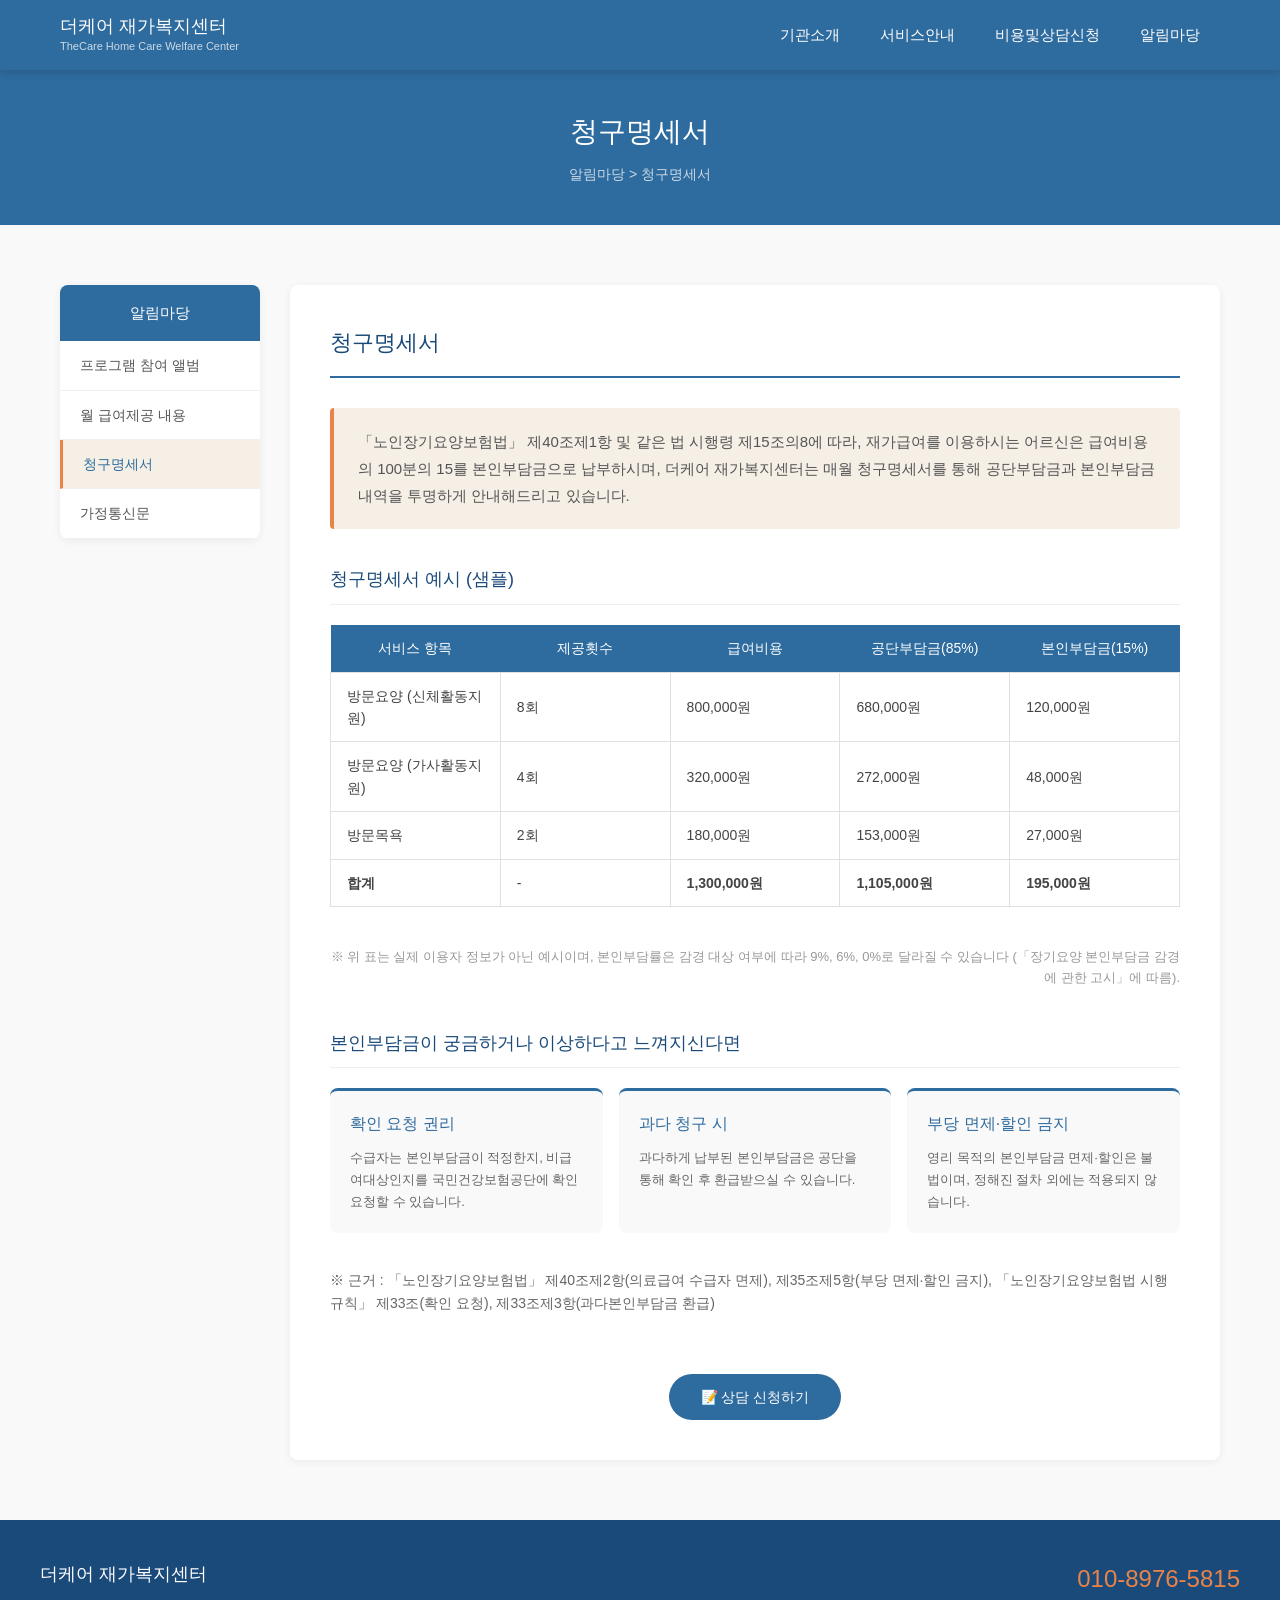
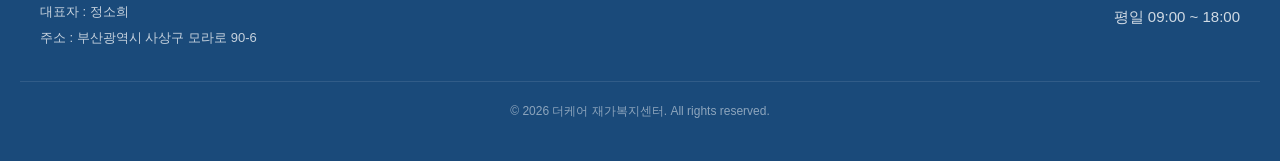
<file: 알림마당/bill.html>
<!DOCTYPE html>
<html lang="ko">
<head>
<meta charset="UTF-8">
<meta name="viewport" content="width=device-width, initial-scale=1.0">
<title>청구명세서 | 더케어 재가복지센터</title>
<link rel="stylesheet" href="../style.css">
</head>
<body>

<header>
  <div class="header-inner">
    <a href="../index.html" class="logo">
      <div>
        <div class="logo-text">더케어 재가복지센터</div>
        <div class="logo-sub">TheCare Home Care Welfare Center</div>
      </div>
    </a>

    <ul class="gnb">
      <li>
        <a href="../기관소개/greeting.html">기관소개</a>
        <ul class="dropdown">
          <li><a href="../기관소개/greeting.html">인사말</a></li>
          <li><a href="../기관소개/facility.html">시설안내</a></li>
          <li><a href="../기관소개/history.html">기관현황</a></li>
          <li><a href="../기관소개/location.html">오시는길</a></li>
        </ul>
      </li>
      <li>
        <a href="../서비스안내/insurance.html">서비스안내</a>
        <ul class="dropdown">
          <li><a href="../서비스안내/insurance.html">노인장기요양보험</a></li>
          <li><a href="../서비스안내/service.html">요양서비스</a></li>
          <li><a href="../서비스안내/family.html">가족지원서비스</a></li>
        </ul>
      </li>
      <li>
        <a href="../비용및상담/process.html">비용및상담신청</a>
        <ul class="dropdown">
          <li><a href="../비용및상담/process.html">장기요양 신청절차</a></li>
          <li><a href="../비용및상담/cost.html">서비스 비용</a></li>
          <li><a href="../비용및상담/counsel.html">상담신청</a></li>
        </ul>
      </li>
      <li class="active">
        <a href="album.html">알림마당</a>
        <ul class="dropdown">
          <li><a href="album.html">프로그램 참여 앨범</a></li>
          <li><a href="monthly.html">월 급여제공 내용</a></li>
          <li><a href="bill.html">청구명세서</a></li>
          <li><a href="newsletter.html">가정통신문</a></li>
        </ul>
      </li>
    </ul>

    <button class="hamburger" onclick="toggleMenu()">☰</button>
  </div>
</header>

<!-- 페이지 상단 배너 -->
<div class="page-banner">
  <div class="banner-text">
    <h2>청구명세서</h2>
    <p>알림마당 &gt; 청구명세서</p>
  </div>
</div>

<!-- 본문 영역 -->
<div class="content-wrap">
  <div class="container">
    <div class="content-layout">

      <!-- 왼쪽 서브메뉴 -->
      <div class="sub-menu">
        <div class="sub-menu-title">알림마당</div>
        <ul>
          <li><a href="album.html">프로그램 참여 앨범</a></li>
          <li><a href="monthly.html">월 급여제공 내용</a></li>
          <li class="active"><a href="bill.html">청구명세서</a></li>
          <li><a href="newsletter.html">가정통신문</a></li>
        </ul>
      </div>

      <!-- 오른쪽 콘텐츠 -->
      <div class="content-body">
        <h3 class="content-title">청구명세서</h3>

        <div class="insurance-intro">
          <p>
            「노인장기요양보험법」 제40조제1항 및 같은 법 시행령 제15조의8에 따라,
            재가급여를 이용하시는 어르신은 급여비용의 100분의 15를 본인부담금으로 납부하시며,
            더케어 재가복지센터는 매월 청구명세서를 통해 공단부담금과 본인부담금 내역을
            투명하게 안내해드리고 있습니다.
          </p>
        </div>

        <h4 class="section-sub-title">청구명세서 예시 (샘플)</h4>

        <table class="info-table">
          <tr>
            <th>서비스 항목</th>
            <th>제공횟수</th>
            <th>급여비용</th>
            <th>공단부담금(85%)</th>
            <th>본인부담금(15%)</th>
          </tr>
          <tr>
            <td>방문요양 (신체활동지원)</td>
            <td>8회</td>
            <td>800,000원</td>
            <td>680,000원</td>
            <td>120,000원</td>
          </tr>
          <tr>
            <td>방문요양 (가사활동지원)</td>
            <td>4회</td>
            <td>320,000원</td>
            <td>272,000원</td>
            <td>48,000원</td>
          </tr>
          <tr>
            <td>방문목욕</td>
            <td>2회</td>
            <td>180,000원</td>
            <td>153,000원</td>
            <td>27,000원</td>
          </tr>
          <tr>
            <td><strong>합계</strong></td>
            <td>-</td>
            <td><strong>1,300,000원</strong></td>
            <td><strong>1,105,000원</strong></td>
            <td><strong>195,000원</strong></td>
          </tr>
        </table>

        <p style="font-size:13px; color:#999; text-align:right; margin-bottom:40px;">
          ※ 위 표는 실제 이용자 정보가 아닌 예시이며, 본인부담률은 감경 대상 여부에 따라
          9%, 6%, 0%로 달라질 수 있습니다 (「장기요양 본인부담금 감경에 관한 고시」에 따름).
        </p>

        <h4 class="section-sub-title">본인부담금이 궁금하거나 이상하다고 느껴지신다면</h4>

        <div class="grade-wrap">
          <div class="grade-item">
            <div class="grade-num">확인 요청 권리</div>
            <p>수급자는 본인부담금이 적정한지, 비급여대상인지를 국민건강보험공단에 확인 요청할 수 있습니다.</p>
          </div>
          <div class="grade-item">
            <div class="grade-num">과다 청구 시</div>
            <p>과다하게 납부된 본인부담금은 공단을 통해 확인 후 환급받으실 수 있습니다.</p>
          </div>
          <div class="grade-item">
            <div class="grade-num">부당 면제·할인 금지</div>
            <p>영리 목적의 본인부담금 면제·할인은 불법이며, 정해진 절차 외에는 적용되지 않습니다.</p>
          </div>
        </div>

        <p style="font-size:14px; color:#666; margin-top:10px;">
          ※ 근거 : 「노인장기요양보험법」 제40조제2항(의료급여 수급자 면제), 제35조제5항(부당 면제·할인 금지),
          「노인장기요양보험법 시행규칙」 제33조(확인 요청), 제33조제3항(과다본인부담금 환급)
        </p>

        <div style="text-align:center; margin-top:50px;">
          <a href="../비용및상담/counsel.html" class="intro-btn">📝 상담 신청하기</a>
        </div>

      </div>
      <!-- content-body 닫기 -->

    </div>
    <!-- content-layout 닫기 -->
  </div>
  <!-- container 닫기 -->
</div>
<!-- content-wrap 닫기 -->

<footer>
  <div class="footer-inner">
    <div class="footer-info">
      <div class="footer-logo">더케어 재가복지센터</div>
      <p>대표자 : 정소희</p>
      <p>주소 : 부산광역시 사상구 모라로 90-6</p>
    </div>
    <div class="footer-contact">
      <div class="footer-tel">010-8976-5815</div>
      <p>평일 09:00 ~ 18:00</p>
    </div>
  </div>
  <div class="footer-copy">© 2026 더케어 재가복지센터. All rights reserved.</div>
</footer>

<script src="../script.js"></script>

</body>
</html>
</file>
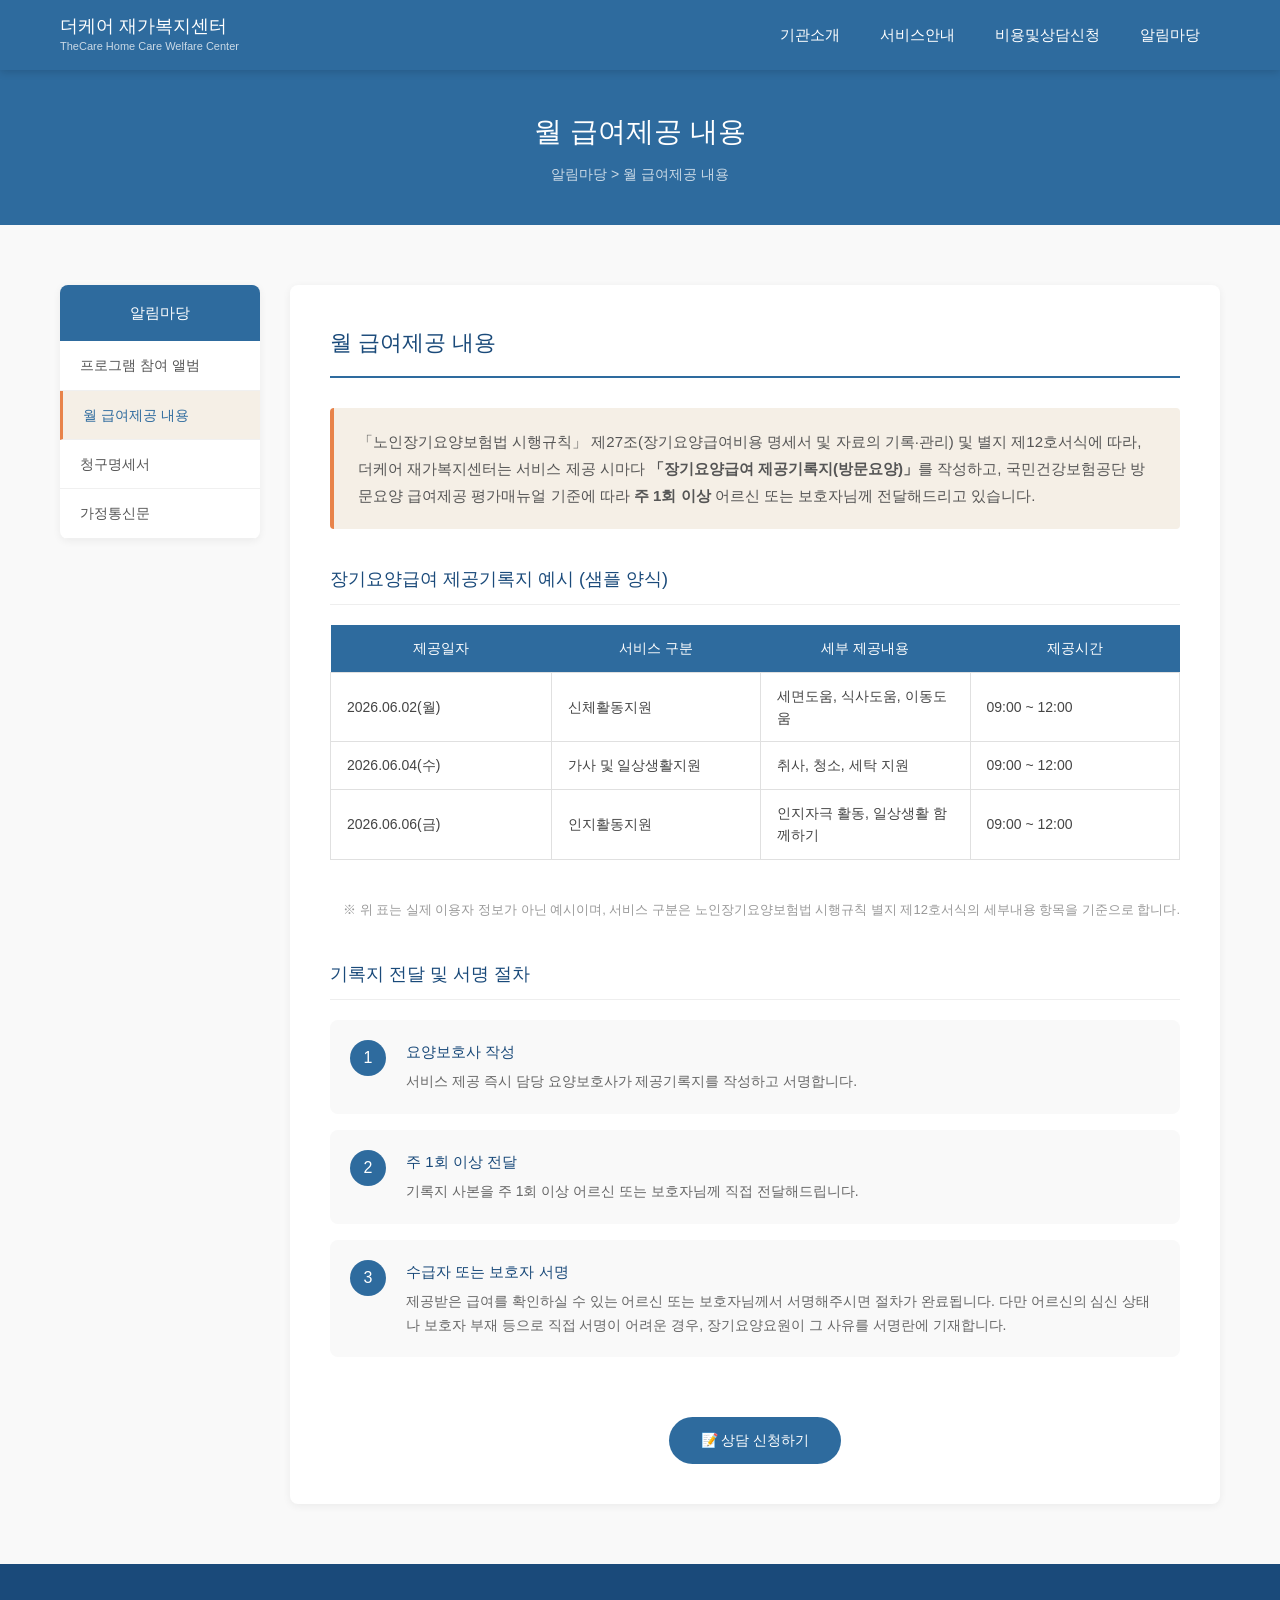
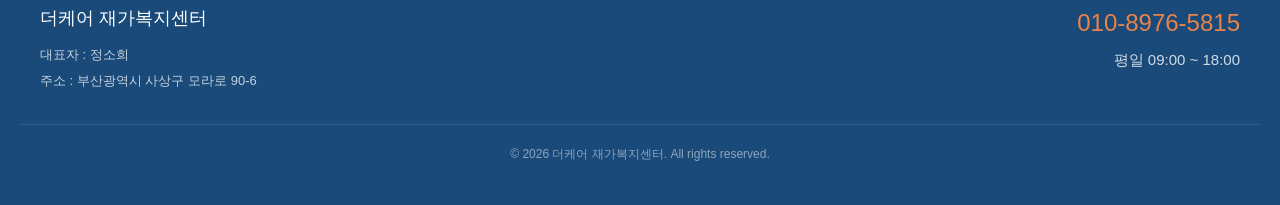
<file: 알림마당/monthly.html>
<!DOCTYPE html>
<html lang="ko">
<head>
<meta charset="UTF-8">
<meta name="viewport" content="width=device-width, initial-scale=1.0">
<title>월 급여제공 내용 | 더케어 재가복지센터</title>
<link rel="stylesheet" href="../style.css">
</head>
<body>

<header>
  <div class="header-inner">
    <a href="../index.html" class="logo">
      <div>
        <div class="logo-text">더케어 재가복지센터</div>
        <div class="logo-sub">TheCare Home Care Welfare Center</div>
      </div>
    </a>

    <ul class="gnb">
      <li>
        <a href="../기관소개/greeting.html">기관소개</a>
        <ul class="dropdown">
          <li><a href="../기관소개/greeting.html">인사말</a></li>
          <li><a href="../기관소개/facility.html">시설안내</a></li>
          <li><a href="../기관소개/history.html">기관현황</a></li>
          <li><a href="../기관소개/location.html">오시는길</a></li>
        </ul>
      </li>
      <li>
        <a href="../서비스안내/insurance.html">서비스안내</a>
        <ul class="dropdown">
          <li><a href="../서비스안내/insurance.html">노인장기요양보험</a></li>
          <li><a href="../서비스안내/service.html">요양서비스</a></li>
          <li><a href="../서비스안내/family.html">가족지원서비스</a></li>
        </ul>
      </li>
      <li>
        <a href="../비용및상담/process.html">비용및상담신청</a>
        <ul class="dropdown">
          <li><a href="../비용및상담/process.html">장기요양 신청절차</a></li>
          <li><a href="../비용및상담/cost.html">서비스 비용</a></li>
          <li><a href="../비용및상담/counsel.html">상담신청</a></li>
        </ul>
      </li>
      <li class="active">
        <a href="album.html">알림마당</a>
        <ul class="dropdown">
          <li><a href="album.html">프로그램 참여 앨범</a></li>
          <li><a href="monthly.html">월 급여제공 내용</a></li>
          <li><a href="bill.html">청구명세서</a></li>
          <li><a href="newsletter.html">가정통신문</a></li>
        </ul>
      </li>
    </ul>

    <button class="hamburger" onclick="toggleMenu()">☰</button>
  </div>
</header>

<!-- 페이지 상단 배너 -->
<div class="page-banner">
  <div class="banner-text">
    <h2>월 급여제공 내용</h2>
    <p>알림마당 &gt; 월 급여제공 내용</p>
  </div>
</div>

<!-- 본문 영역 -->
<div class="content-wrap">
  <div class="container">
    <div class="content-layout">

      <!-- 왼쪽 서브메뉴 -->
      <div class="sub-menu">
        <div class="sub-menu-title">알림마당</div>
        <ul>
          <li><a href="album.html">프로그램 참여 앨범</a></li>
          <li class="active"><a href="monthly.html">월 급여제공 내용</a></li>
          <li><a href="bill.html">청구명세서</a></li>
          <li><a href="newsletter.html">가정통신문</a></li>
        </ul>
      </div>

      <!-- 오른쪽 콘텐츠 -->
      <div class="content-body">
        <h3 class="content-title">월 급여제공 내용</h3>

        <div class="insurance-intro">
          <p>
            「노인장기요양보험법 시행규칙」 제27조(장기요양급여비용 명세서 및 자료의 기록·관리) 및
            별지 제12호서식에 따라, 더케어 재가복지센터는 서비스 제공 시마다
            <strong>「장기요양급여 제공기록지(방문요양)」</strong>를 작성하고,
            국민건강보험공단 방문요양 급여제공 평가매뉴얼 기준에 따라 <strong>주 1회 이상</strong>
            어르신 또는 보호자님께 전달해드리고 있습니다.
          </p>
        </div>

        <h4 class="section-sub-title">장기요양급여 제공기록지 예시 (샘플 양식)</h4>

        <table class="info-table">
          <tr>
            <th>제공일자</th>
            <th>서비스 구분</th>
            <th>세부 제공내용</th>
            <th>제공시간</th>
          </tr>
          <tr>
            <td>2026.06.02(월)</td>
            <td>신체활동지원</td>
            <td>세면도움, 식사도움, 이동도움</td>
            <td>09:00 ~ 12:00</td>
          </tr>
          <tr>
            <td>2026.06.04(수)</td>
            <td>가사 및 일상생활지원</td>
            <td>취사, 청소, 세탁 지원</td>
            <td>09:00 ~ 12:00</td>
          </tr>
          <tr>
            <td>2026.06.06(금)</td>
            <td>인지활동지원</td>
            <td>인지자극 활동, 일상생활 함께하기</td>
            <td>09:00 ~ 12:00</td>
          </tr>
        </table>

        <p style="font-size:13px; color:#999; text-align:right; margin-bottom:40px;">
          ※ 위 표는 실제 이용자 정보가 아닌 예시이며, 서비스 구분은 노인장기요양보험법
          시행규칙 별지 제12호서식의 세부내용 항목을 기준으로 합니다.
        </p>

        <h4 class="section-sub-title">기록지 전달 및 서명 절차</h4>

        <div class="apply-wrap">
          <div class="apply-item">
            <div class="apply-num">1</div>
            <div class="apply-text">
              <h5>요양보호사 작성</h5>
              <p>서비스 제공 즉시 담당 요양보호사가 제공기록지를 작성하고 서명합니다.</p>
            </div>
          </div>
          <div class="apply-item">
            <div class="apply-num">2</div>
            <div class="apply-text">
              <h5>주 1회 이상 전달</h5>
              <p>기록지 사본을 주 1회 이상 어르신 또는 보호자님께 직접 전달해드립니다.</p>
            </div>
          </div>
          <div class="apply-item">
            <div class="apply-num">3</div>
            <div class="apply-text">
              <h5>수급자 또는 보호자 서명</h5>
              <p>
                제공받은 급여를 확인하실 수 있는 어르신 또는 보호자님께서 서명해주시면 절차가 완료됩니다.
                다만 어르신의 심신 상태나 보호자 부재 등으로 직접 서명이 어려운 경우,
                장기요양요원이 그 사유를 서명란에 기재합니다.
              </p>
            </div>
          </div>
        </div>

        <div style="text-align:center; margin-top:50px;">
          <a href="../비용및상담/counsel.html" class="intro-btn">📝 상담 신청하기</a>
        </div>

      </div>
      <!-- content-body 닫기 -->

    </div>
    <!-- content-layout 닫기 -->
  </div>
  <!-- container 닫기 -->
</div>
<!-- content-wrap 닫기 -->

<footer>
  <div class="footer-inner">
    <div class="footer-info">
      <div class="footer-logo">더케어 재가복지센터</div>
      <p>대표자 : 정소희</p>
      <p>주소 : 부산광역시 사상구 모라로 90-6</p>
    </div>
    <div class="footer-contact">
      <div class="footer-tel">010-8976-5815</div>
      <p>평일 09:00 ~ 18:00</p>
    </div>
  </div>
  <div class="footer-copy">© 2026 더케어 재가복지센터. All rights reserved.</div>
</footer>

<script src="../script.js"></script>

</body>
</html>
</file>
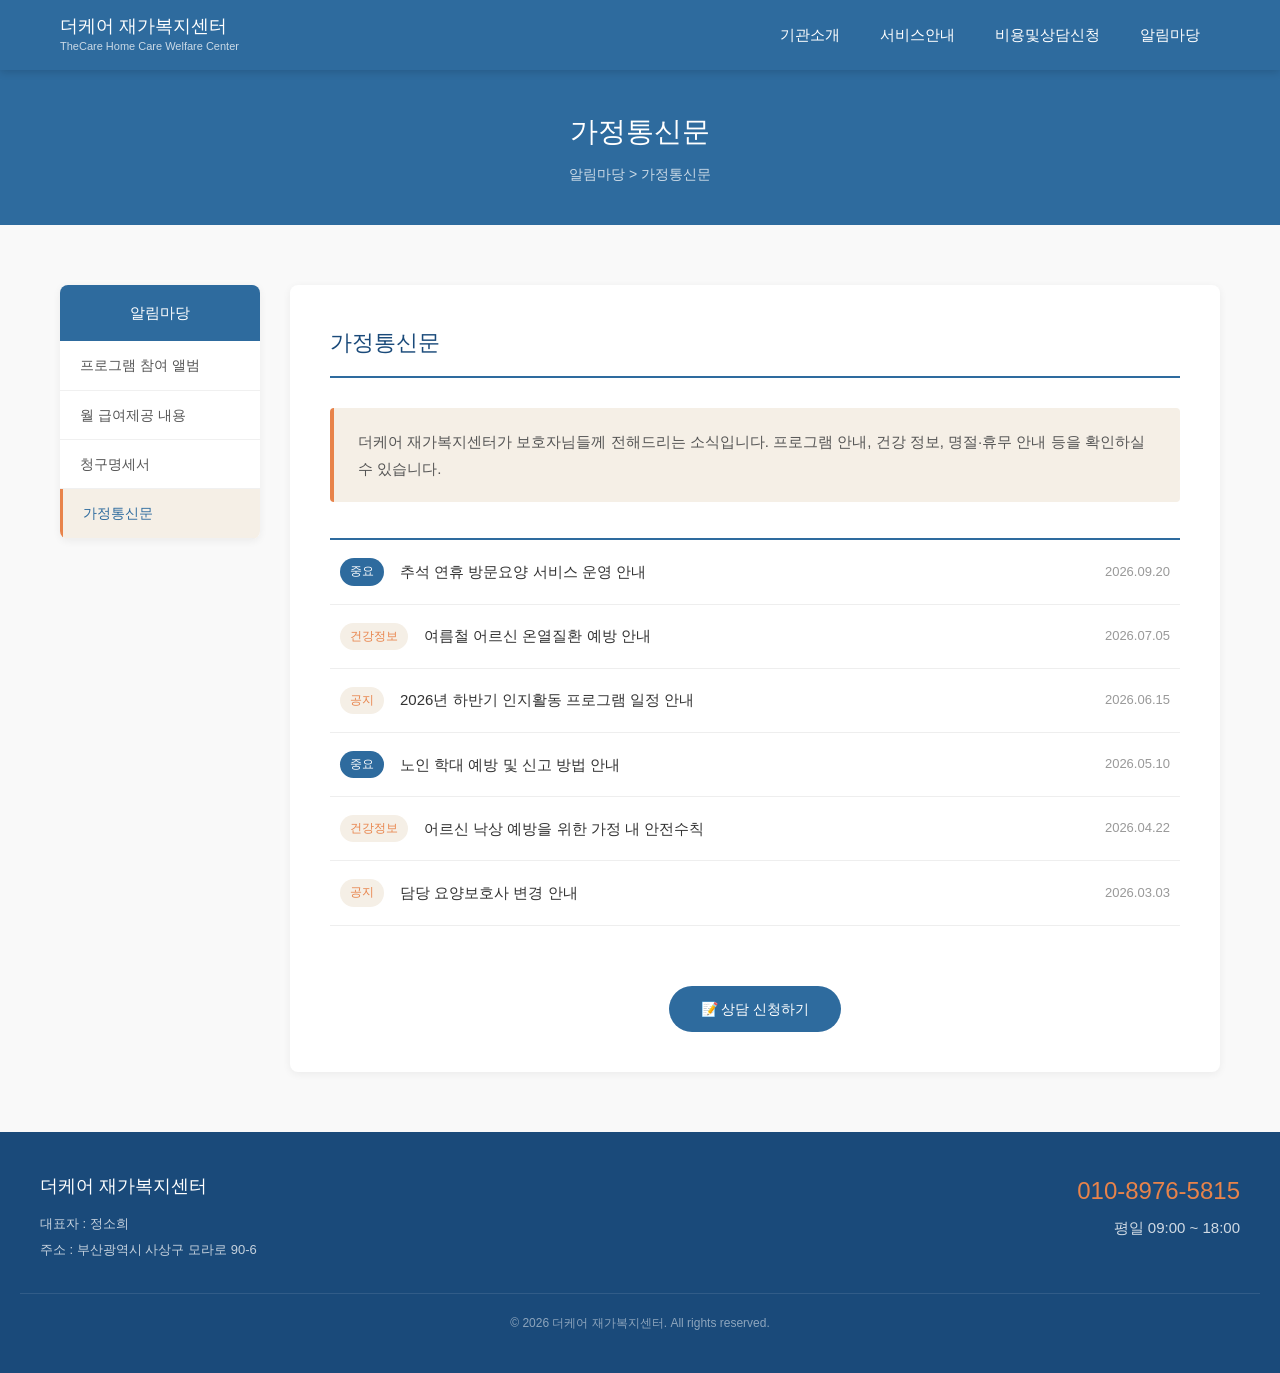
<file: 알림마당/newsletter.html>
<!DOCTYPE html>
<html lang="ko">
<head>
<meta charset="UTF-8">
<meta name="viewport" content="width=device-width, initial-scale=1.0">
<title>가정통신문 | 더케어 재가복지센터</title>
<link rel="stylesheet" href="../style.css">
<style>
  /* newsletter.html 전용 - 공지 목록 스타일 */
  .notice-list{ border-top:2px solid #2E6B9E; }
  .notice-item{
    display:flex;
    align-items:center;
    gap:16px;
    padding:18px 10px;
    border-bottom:1px solid #eee;
  }
  .notice-item:hover{ background-color:#F9F5F0; }
  .notice-tag{
    flex-shrink:0;
    font-size:12px;
    font-weight:500;
    padding:4px 10px;
    border-radius:20px;
    background-color:#F5EFE6;
    color:#E8834A;
  }
  .notice-tag.important{
    background-color:#2E6B9E;
    color:#fff;
  }
  .notice-title{
    flex:1;
    font-size:15px;
    color:#333;
  }
  .notice-date{
    flex-shrink:0;
    font-size:13px;
    color:#999;
  }
  @media (max-width:768px){
    .notice-item{ flex-wrap:wrap; }
    .notice-title{ width:100%; order:3; margin-top:6px; }
  }
</style>
</head>
<body>

<header>
  <div class="header-inner">
    <a href="../index.html" class="logo">
      <div>
        <div class="logo-text">더케어 재가복지센터</div>
        <div class="logo-sub">TheCare Home Care Welfare Center</div>
      </div>
    </a>

    <ul class="gnb">
      <li>
        <a href="../기관소개/greeting.html">기관소개</a>
        <ul class="dropdown">
          <li><a href="../기관소개/greeting.html">인사말</a></li>
          <li><a href="../기관소개/facility.html">시설안내</a></li>
          <li><a href="../기관소개/history.html">기관현황</a></li>
          <li><a href="../기관소개/location.html">오시는길</a></li>
        </ul>
      </li>
      <li>
        <a href="../서비스안내/insurance.html">서비스안내</a>
        <ul class="dropdown">
          <li><a href="../서비스안내/insurance.html">노인장기요양보험</a></li>
          <li><a href="../서비스안내/service.html">요양서비스</a></li>
          <li><a href="../서비스안내/family.html">가족지원서비스</a></li>
        </ul>
      </li>
      <li>
        <a href="../비용및상담/process.html">비용및상담신청</a>
        <ul class="dropdown">
          <li><a href="../비용및상담/process.html">장기요양 신청절차</a></li>
          <li><a href="../비용및상담/cost.html">서비스 비용</a></li>
          <li><a href="../비용및상담/counsel.html">상담신청</a></li>
        </ul>
      </li>
      <li class="active">
        <a href="album.html">알림마당</a>
        <ul class="dropdown">
          <li><a href="album.html">프로그램 참여 앨범</a></li>
          <li><a href="monthly.html">월 급여제공 내용</a></li>
          <li><a href="bill.html">청구명세서</a></li>
          <li><a href="newsletter.html">가정통신문</a></li>
        </ul>
      </li>
    </ul>

    <button class="hamburger" onclick="toggleMenu()">☰</button>
  </div>
</header>

<!-- 페이지 상단 배너 -->
<div class="page-banner">
  <div class="banner-text">
    <h2>가정통신문</h2>
    <p>알림마당 &gt; 가정통신문</p>
  </div>
</div>

<!-- 본문 영역 -->
<div class="content-wrap">
  <div class="container">
    <div class="content-layout">

      <!-- 왼쪽 서브메뉴 -->
      <div class="sub-menu">
        <div class="sub-menu-title">알림마당</div>
        <ul>
          <li><a href="album.html">프로그램 참여 앨범</a></li>
          <li><a href="monthly.html">월 급여제공 내용</a></li>
          <li><a href="bill.html">청구명세서</a></li>
          <li class="active"><a href="newsletter.html">가정통신문</a></li>
        </ul>
      </div>

      <!-- 오른쪽 콘텐츠 -->
      <div class="content-body">
        <h3 class="content-title">가정통신문</h3>

        <div class="insurance-intro">
          <p>
            더케어 재가복지센터가 보호자님들께 전해드리는 소식입니다.
            프로그램 안내, 건강 정보, 명절·휴무 안내 등을 확인하실 수 있습니다.
          </p>
        </div>

        <div class="notice-list">

          <div class="notice-item">
            <span class="notice-tag important">중요</span>
            <span class="notice-title">추석 연휴 방문요양 서비스 운영 안내</span>
            <span class="notice-date">2026.09.20</span>
          </div>

          <div class="notice-item">
            <span class="notice-tag">건강정보</span>
            <span class="notice-title">여름철 어르신 온열질환 예방 안내</span>
            <span class="notice-date">2026.07.05</span>
          </div>

          <div class="notice-item">
            <span class="notice-tag">공지</span>
            <span class="notice-title">2026년 하반기 인지활동 프로그램 일정 안내</span>
            <span class="notice-date">2026.06.15</span>
          </div>

          <div class="notice-item">
            <span class="notice-tag important">중요</span>
            <span class="notice-title">노인 학대 예방 및 신고 방법 안내</span>
            <span class="notice-date">2026.05.10</span>
          </div>

          <div class="notice-item">
            <span class="notice-tag">건강정보</span>
            <span class="notice-title">어르신 낙상 예방을 위한 가정 내 안전수칙</span>
            <span class="notice-date">2026.04.22</span>
          </div>

          <div class="notice-item">
            <span class="notice-tag">공지</span>
            <span class="notice-title">담당 요양보호사 변경 안내</span>
            <span class="notice-date">2026.03.03</span>
          </div>

        </div>

        <div style="text-align:center; margin-top:50px;">
          <a href="../비용및상담/counsel.html" class="intro-btn">📝 상담 신청하기</a>
        </div>

      </div>
      <!-- content-body 닫기 -->

    </div>
    <!-- content-layout 닫기 -->
  </div>
  <!-- container 닫기 -->
</div>
<!-- content-wrap 닫기 -->

<footer>
  <div class="footer-inner">
    <div class="footer-info">
      <div class="footer-logo">더케어 재가복지센터</div>
      <p>대표자 : 정소희</p>
      <p>주소 : 부산광역시 사상구 모라로 90-6</p>
    </div>
    <div class="footer-contact">
      <div class="footer-tel">010-8976-5815</div>
      <p>평일 09:00 ~ 18:00</p>
    </div>
  </div>
  <div class="footer-copy">© 2026 더케어 재가복지센터. All rights reserved.</div>
</footer>

<script src="../script.js"></script>

</body>
</html>
</file>
<file: style.css>
/* 기본 설정 */
* {
  margin: 0;
  padding: 0;
  box-sizing: border-box;
}

body {
  font-family: '맑은 고딕', Malgun Gothic, sans-serif;
  color: #444444;
  background-color: #ffffff;
  font-size: 15px;
  line-height: 1.6;
}

a {
  text-decoration: none;
  color: inherit;
}

ul {
  list-style: none;
}

/* 공통 컨테이너 */
.container {
  max-width: 1200px;
  margin: 0 auto;
  padding: 0 20px;
}

/* 공통 섹션 제목 */
.section-title {
  font-size: 28px;
  font-weight: 500;
  color: #1A4A7A;
  text-align: center;
  margin-bottom: 10px;
}

.section-subtitle {
  font-size: 15px;
  color: #888;
  text-align: center;
  margin-bottom: 50px;
}

.section-line {
  width: 50px;
  height: 3px;
  background-color: #E8834A;
  margin: 12px auto 40px;
}

/* 상단 헤더 */
header {
  background-color: #2E6B9E;
  position: sticky;
  top: 0;
  z-index: 1000;
  box-shadow: 0 2px 8px rgba(0,0,0,0.15);
}

.header-inner {
  display: flex;
  align-items: center;
  justify-content: space-between;
  height: 70px;
  max-width: 1200px;
  margin: 0 auto;
  padding: 0 20px;
}

/* 로고 */
.logo {
  display: flex;
  align-items: center;
  gap: 10px;
}

.logo-text {
  color: white;
  font-size: 18px;
  font-weight: 500;
  line-height: 1.3;
}

.logo-sub {
  color: rgba(255,255,255,0.75);
  font-size: 11px;
}

/* 네비게이션 */
.gnb {
  display: flex;
  align-items: center;
  height: 100%;
}

.gnb > li {
  position: relative;
  height: 70px;
  display: flex;
  align-items: center;
}

.gnb > li > a {
  color: white;
  font-size: 15px;
  font-weight: 500;
  padding: 0 20px;
  height: 100%;
  display: flex;
  align-items: center;
  transition: background-color 0.2s;
}

.gnb > li > a:hover {
  background-color: rgba(255,255,255,0.15);
}

/* 드롭다운 메뉴 */
.dropdown {
  position: absolute;
  top: 70px;
  left: 0;
  background-color: white;
  min-width: 160px;
  box-shadow: 0 4px 12px rgba(0,0,0,0.1);
  border-top: 3px solid #E8834A;
  display: none;
  z-index: 100;
}

.gnb > li:hover .dropdown {
  display: block;
}

.dropdown li a {
  display: block;
  padding: 12px 20px;
  font-size: 14px;
  color: #444;
  border-bottom: 1px solid #f0f0f0;
  transition: background-color 0.2s, color 0.2s;
}

.dropdown li a:hover {
  background-color: #F5EFE6;
  color: #2E6B9E;
}

/* 햄버거 메뉴 (모바일) */
.hamburger {
  display: none;
  background: none;
  border: none;
  color: white;
  font-size: 28px;
  cursor: pointer;
}

/* 푸터 */
footer {
  background-color: #1A4A7A;
  color: rgba(255,255,255,0.8);
  padding: 40px 20px;
}

.footer-inner {
  max-width: 1200px;
  margin: 0 auto;
  display: flex;
  justify-content: space-between;
  align-items: flex-start;
  flex-wrap: wrap;
  gap: 30px;
}

.footer-logo {
  color: white;
  font-size: 18px;
  font-weight: 500;
  margin-bottom: 10px;
}

.footer-info p {
  font-size: 13px;
  line-height: 2;
  color: rgba(255,255,255,0.75);
}

.footer-contact {
  text-align: right;
}

.footer-tel {
  color: #E8834A;
  font-size: 24px;
  font-weight: 500;
  margin-bottom: 6px;
}

.footer-copy {
  font-size: 12px;
  color: rgba(255,255,255,0.5);
  text-align: center;
  margin-top: 30px;
  padding-top: 20px;
  border-top: 1px solid rgba(255,255,255,0.1);
}

/* 모바일 반응형 */
@media (max-width: 768px) {
  .gnb {
    display: none;
    position: absolute;
    top: 70px;
    left: 0;
    width: 100%;
    background-color: #2E6B9E;
    flex-direction: column;
    height: auto;
  }

  .gnb.open {
    display: flex;
  }

  .gnb > li {
    width: 100%;
    height: auto;
    flex-direction: column;
  }

  .gnb > li > a {
    width: 100%;
    padding: 14px 20px;
    border-bottom: 1px solid rgba(255,255,255,0.1);
  }

  .dropdown {
    position: static;
    display: none;
    box-shadow: none;
    border-top: none;
    background-color: rgba(0,0,0,0.2);
    width: 100%;
  }

  .gnb > li.active .dropdown {
    display: block;
  }

  .dropdown li a {
    color: rgba(255,255,255,0.85);
    border-bottom: 1px solid rgba(255,255,255,0.05);
    padding-left: 36px;
  }

  .dropdown li a:hover {
    background-color: rgba(255,255,255,0.1);
    color: white;
  }

  .hamburger {
    display: block;
  }

  .footer-inner {
    flex-direction: column;
  }

  .footer-contact {
    text-align: left;
  }
}
/* 슬라이더 */
.slider {
  position: relative;
  width: 100%;
  height: 420px;
  overflow: hidden;
}

.slide {
  position: absolute;
  top: 0;
  left: 0;
  width: 100%;
  height: 100%;
  opacity: 0;
  transition: opacity 0.8s ease;
}

.slide.active {
  opacity: 1;
}

.slide img {
  width: 100%;
  height: 100%;
  object-fit: cover;
  object-position: center top;
}

.slide-text {
  position: absolute;
  top: 50%;
  left: 10%;
  transform: translateY(-50%);
  color: white;
  text-shadow: 0 2px 8px rgba(0,0,0,0.5);
  z-index: 10;
}

.slide-text h2 {
  font-size: 38px;
  font-weight: 500;
  line-height: 1.4;
  margin-bottom: 16px;
}

.slide-text p {
  font-size: 17px;
  line-height: 1.7;
  margin-bottom: 28px;
  color: rgba(255,255,255,0.9);
}

.slide-btn {
  display: inline-block;
  background-color: #E8834A;
  color: white;
  padding: 12px 32px;
  border-radius: 30px;
  font-size: 15px;
  transition: background-color 0.2s;
}

.slide-btn:hover {
  background-color: #d4723b;
}

.slide-prev,
.slide-next {
  position: absolute;
  top: 50%;
  transform: translateY(-50%);
  background-color: rgba(255,255,255,0.2);
  color: white;
  border: none;
  width: 44px;
  height: 44px;
  border-radius: 50%;
  font-size: 18px;
  cursor: pointer;
  z-index: 10;
  transition: background-color 0.2s;
}

.slide-prev { left: 20px; }
.slide-next { right: 20px; }

.slide-prev:hover,
.slide-next:hover {
  background-color: rgba(255,255,255,0.4);
}

.slide-dots {
  position: absolute;
  bottom: 20px;
  left: 50%;
  transform: translateX(-50%);
  display: flex;
  gap: 8px;
  z-index: 10;
}

.dot {
  width: 10px;
  height: 10px;
  border-radius: 50%;
  background-color: rgba(255,255,255,0.5);
  cursor: pointer;
  transition: background-color 0.2s;
}

.dot.active {
  background-color: white;
}

/* 빠른 메뉴 */
.quick-menu {
  background-color: #2E6B9E;
  padding: 0;
}

.quick-wrap {
  display: flex;
  justify-content: center;
}

.quick-item {
  flex: 1;
  text-align: center;
  padding: 28px 20px;
  color: white;
  border-right: 1px solid rgba(255,255,255,0.15);
  transition: background-color 0.2s;
}

.quick-item:last-child {
  border-right: none;
}

.quick-item:hover {
  background-color: rgba(255,255,255,0.1);
}

.quick-icon {
  font-size: 36px;
  margin-bottom: 10px;
}

.quick-title {
  font-size: 14px;
  font-weight: 500;
  margin-bottom: 4px;
}

.quick-desc {
  font-size: 12px;
  color: rgba(255,255,255,0.7);
}

/* 센터 소개 섹션 */
.intro-section {
  padding: 80px 20px;
  background-color: #F9F5F0;
}

.intro-wrap {
  display: flex;
  gap: 60px;
  align-items: center;
}

.intro-text {
  flex: 1;
}

.intro-text h3 {
  font-size: 22px;
  color: #1A4A7A;
  margin-bottom: 20px;
  font-weight: 500;
}

.intro-text p {
  font-size: 15px;
  color: #666;
  line-height: 1.8;
  margin-bottom: 16px;
}

.intro-btn {
  display: inline-block;
  margin-top: 10px;
  padding: 12px 32px;
  background-color: #2E6B9E;
  color: white;
  border-radius: 30px;
  font-size: 14px;
  transition: background-color 0.2s;
}

.intro-btn:hover {
  background-color: #1A4A7A;
}

.intro-stats {
  display: grid;
  grid-template-columns: repeat(2, 1fr);
  gap: 20px;
  flex-shrink: 0;
}

.stat-item {
  background-color: white;
  border-radius: 12px;
  padding: 28px 20px;
  text-align: center;
  border-bottom: 3px solid #E8834A;
}

.stat-num {
  font-size: 36px;
  font-weight: 500;
  color: #2E6B9E;
  margin-bottom: 6px;
}

.stat-label {
  font-size: 13px;
  color: #888;
}

/* 모바일 반응형 추가 */
@media (max-width: 768px) {
  .slider {
    height: 300px;
  }

  .slide-text h2 {
    font-size: 22px;
  }

  .slide-text p {
    display: none;
  }

  .quick-wrap {
    flex-wrap: wrap;
  }

  .quick-item {
    width: 50%;
    flex: none;
  }

  .intro-wrap {
    flex-direction: column;
  }

  .intro-stats {
    width: 100%;
  }
}
/* 페이지 타이틀 배너 */
.page-banner {
  background-color: #2E6B9E;
  padding: 40px 20px;
  text-align: center;
}

.banner-text h2 {
  color: white;
  font-size: 28px;
  font-weight: 500;
  margin-bottom: 8px;
}

.banner-text p {
  color: rgba(255,255,255,0.75);
  font-size: 14px;
}

/* 콘텐츠 레이아웃 */
.content-wrap {
  padding: 60px 0;
  background-color: #f9f9f9;
}

.content-layout {
  display: flex;
  gap: 30px;
  align-items: flex-start;
}

/* 왼쪽 서브메뉴 */
.sub-menu {
  width: 200px;
  flex-shrink: 0;
  background-color: white;
  border-radius: 8px;
  overflow: hidden;
  box-shadow: 0 2px 8px rgba(0,0,0,0.06);
}

.sub-menu-title {
  background-color: #2E6B9E;
  color: white;
  font-size: 15px;
  font-weight: 500;
  padding: 16px 20px;
  text-align: center;
}

.sub-menu ul li a {
  display: block;
  padding: 13px 20px;
  font-size: 14px;
  color: #555;
  border-bottom: 1px solid #f0f0f0;
  transition: all 0.2s;
}

.sub-menu ul li a:hover {
  background-color: #F5EFE6;
  color: #2E6B9E;
  padding-left: 26px;
}

.sub-menu ul li.active a {
  background-color: #F5EFE6;
  color: #2E6B9E;
  font-weight: 500;
  border-left: 3px solid #E8834A;
}

/* 오른쪽 콘텐츠 */
.content-body {
  flex: 1;
  background-color: white;
  border-radius: 8px;
  padding: 40px;
  box-shadow: 0 2px 8px rgba(0,0,0,0.06);
}

.content-title {
  font-size: 22px;
  color: #1A4A7A;
  font-weight: 500;
  padding-bottom: 16px;
  border-bottom: 2px solid #2E6B9E;
  margin-bottom: 30px;
}

/* 인사말 */
.greeting-wrap {
  display: flex;
  gap: 40px;
  align-items: flex-start;
}

.greeting-img {
  width: 200px;
  flex-shrink: 0;
}

.greeting-img img {
  width: 100%;
  border-radius: 8px;
}

.greeting-text h4 {
  font-size: 18px;
  color: #1A4A7A;
  margin-bottom: 20px;
  font-weight: 500;
}

.greeting-text p {
  font-size: 15px;
  color: #555;
  line-height: 1.9;
  margin-bottom: 14px;
}

.greeting-sign {
  margin-top: 30px;
  text-align: right;
  padding-top: 20px;
  border-top: 1px solid #eee;
}

.greeting-sign p {
  font-size: 14px;
  color: #888;
  margin-bottom: 4px;
}

.sign-name {
  font-size: 20px;
  color: #1A4A7A;
  font-weight: 500;
}

/* 모바일 반응형 추가 */
@media (max-width: 768px) {
  .content-layout {
    flex-direction: column;
  }

  .sub-menu {
    width: 100%;
  }

  .content-body {
    padding: 24px;
  }

  .greeting-wrap {
    flex-direction: column;
  }

  .greeting-img {
    width: 100%;
  }
}
/* 시설안내 */
.facility-wrap {
  display: grid;
  grid-template-columns: repeat(2, 1fr);
  gap: 30px;
}

.facility-item {
  background-color: #f9f9f9;
  border-radius: 8px;
  overflow: hidden;
  border: 1px solid #eee;
}

.facility-item img {
  width: 100%;
  height: 200px;
  object-fit: cover;
}

.facility-item h4 {
  font-size: 16px;
  color: #1A4A7A;
  font-weight: 500;
  padding: 16px 16px 8px;
}

.facility-item p {
  font-size: 14px;
  color: #666;
  padding: 0 16px 16px;
  line-height: 1.6;
}

@media (max-width: 768px) {
  .facility-wrap {
    grid-template-columns: 1fr;
  }
}
/* 기관현황 테이블 */
.info-table {
  width: 100%;
  border-collapse: collapse;
  margin-bottom: 40px;
  font-size: 14px;
}

.info-table th {
  background-color: #2E6B9E;
  color: white;
  padding: 12px 16px;
  text-align: center;
  width: 120px;
  font-weight: 500;
}

.info-table td {
  padding: 12px 16px;
  border: 1px solid #e0e0e0;
  color: #444;
}

.info-table tr {
  border-bottom: 1px solid #e0e0e0;
}

/* 연혁 */
.history-subtitle {
  font-size: 18px;
  color: #1A4A7A;
  font-weight: 500;
  margin-bottom: 24px;
  padding-bottom: 12px;
  border-bottom: 1px solid #eee;
}

.history-wrap {
  position: relative;
  padding-left: 30px;
}

.history-wrap::before {
  content: '';
  position: absolute;
  left: 60px;
  top: 0;
  bottom: 0;
  width: 2px;
  background-color: #2E6B9E;
}

.history-item {
  display: flex;
  gap: 30px;
  margin-bottom: 30px;
  position: relative;
}

.history-item::before {
  content: '';
  position: absolute;
  left: 34px;
  top: 6px;
  width: 12px;
  height: 12px;
  border-radius: 50%;
  background-color: #E8834A;
  z-index: 1;
}

.history-year {
  font-size: 18px;
  font-weight: 500;
  color: #2E6B9E;
  min-width: 50px;
}

.history-content p {
  font-size: 14px;
  color: #555;
  line-height: 1.8;
}

@media (max-width: 768px) {
  .info-table {
    font-size: 12px;
  }

  .info-table th {
    width: 80px;
    padding: 8px;
  }

  .info-table td {
    padding: 8px;
  }
}
/* 오시는길 */
.map-wrap {
  margin-bottom: 30px;
  border-radius: 8px;
  overflow: hidden;
  border: 1px solid #eee;
}

.location-info {
  display: grid;
  grid-template-columns: repeat(2, 1fr);
  gap: 20px;
  margin-top: 30px;
}

.location-item {
  display: flex;
  gap: 16px;
  align-items: flex-start;
  background-color: #f9f9f9;
  border-radius: 8px;
  padding: 20px;
  border-left: 3px solid #2E6B9E;
}

.location-icon {
  font-size: 28px;
  flex-shrink: 0;
}

.location-item h4 {
  font-size: 15px;
  color: #1A4A7A;
  font-weight: 500;
  margin-bottom: 8px;
}

.location-item p {
  font-size: 14px;
  color: #666;
  line-height: 1.7;
}

@media (max-width: 768px) {
  .location-info {
    grid-template-columns: 1fr;
  }
}
/* 노인장기요양보험 */
.insurance-intro {
  background-color: #F5EFE6;
  border-left: 4px solid #E8834A;
  padding: 20px 24px;
  border-radius: 4px;
  margin-bottom: 36px;
}

.insurance-intro p {
  font-size: 15px;
  color: #555;
  line-height: 1.8;
}

.section-sub-title {
  font-size: 18px;
  color: #1A4A7A;
  font-weight: 500;
  margin-bottom: 20px;
  padding-bottom: 10px;
  border-bottom: 1px solid #eee;
}

/* 등급 */
.grade-wrap {
  display: grid;
  grid-template-columns: repeat(3, 1fr);
  gap: 16px;
  margin-bottom: 36px;
}

.grade-item {
  background-color: #f9f9f9;
  border-radius: 8px;
  padding: 20px;
  border-top: 3px solid #2E6B9E;
}

.grade-num {
  font-size: 16px;
  font-weight: 500;
  color: #2E6B9E;
  margin-bottom: 10px;
}

.grade-item p {
  font-size: 13px;
  color: #666;
  line-height: 1.7;
}

/* 신청 방법 */
.apply-wrap {
  display: flex;
  flex-direction: column;
  gap: 16px;
}

.apply-item {
  display: flex;
  align-items: flex-start;
  gap: 20px;
  background-color: #f9f9f9;
  border-radius: 8px;
  padding: 20px;
}

.apply-num {
  width: 36px;
  height: 36px;
  background-color: #2E6B9E;
  color: white;
  border-radius: 50%;
  display: flex;
  align-items: center;
  justify-content: center;
  font-size: 16px;
  font-weight: 500;
  flex-shrink: 0;
}

.apply-text h5 {
  font-size: 15px;
  color: #1A4A7A;
  font-weight: 500;
  margin-bottom: 6px;
}

.apply-text p {
  font-size: 14px;
  color: #666;
  line-height: 1.7;
}

@media (max-width: 768px) {
  .grade-wrap {
    grid-template-columns: repeat(2, 1fr);
  }
}
/* 요양서비스 */
.service-list {
  display: flex;
  flex-direction: column;
  gap: 24px;
}

.service-item {
  display: flex;
  gap: 24px;
  align-items: flex-start;
  background-color: #f9f9f9;
  border-radius: 8px;
  padding: 24px;
  border-left: 4px solid #2E6B9E;
}

.service-icon {
  font-size: 40px;
  flex-shrink: 0;
}

.service-text h4 {
  font-size: 17px;
  color: #1A4A7A;
  font-weight: 500;
  margin-bottom: 8px;
}

.service-text p {
  font-size: 14px;
  color: #444;
  line-height: 1.7;
  margin-bottom: 12px;
}

.service-detail {
  padding-left: 16px;
}

.service-detail li {
  font-size: 13px;
  color: #444;
  line-height: 1.8;
  list-style: disc;
}

@media (max-width: 768px) {
  .service-item {
    flex-direction: column;
  }
}
</file>
